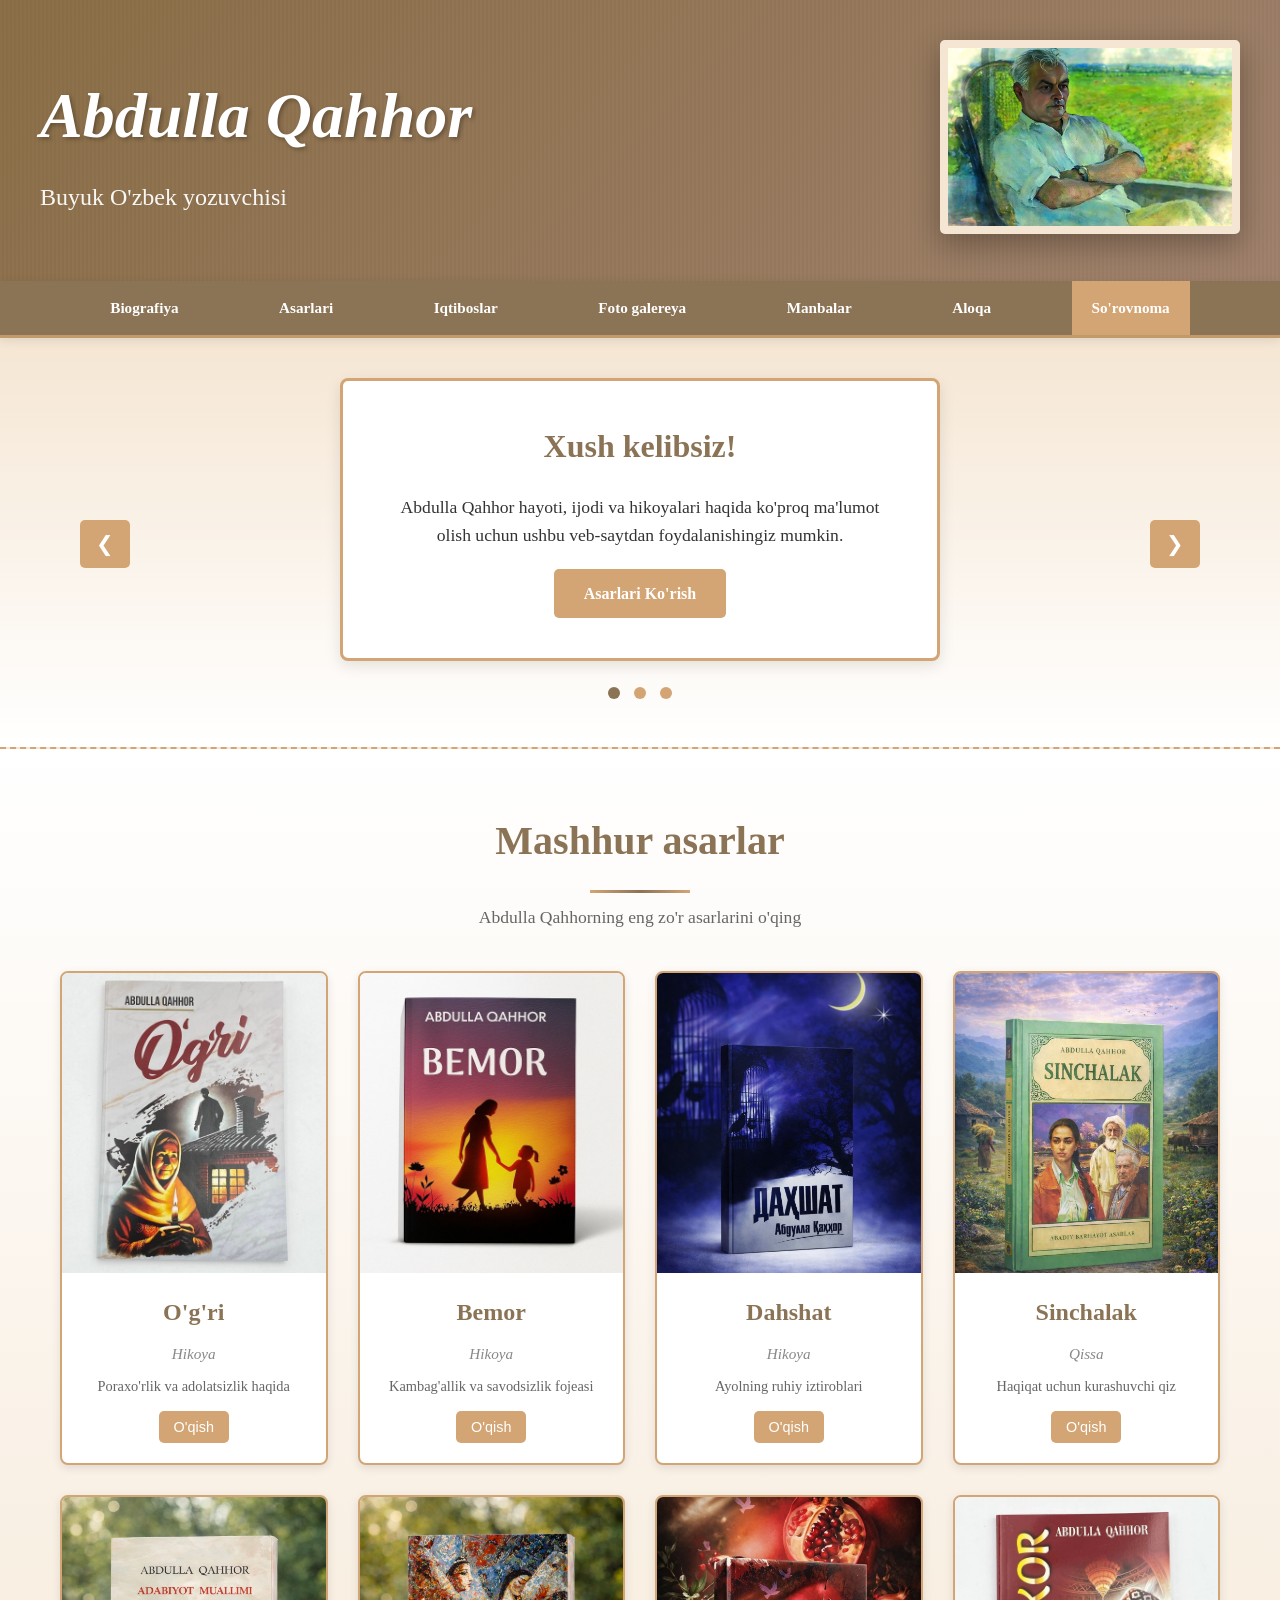
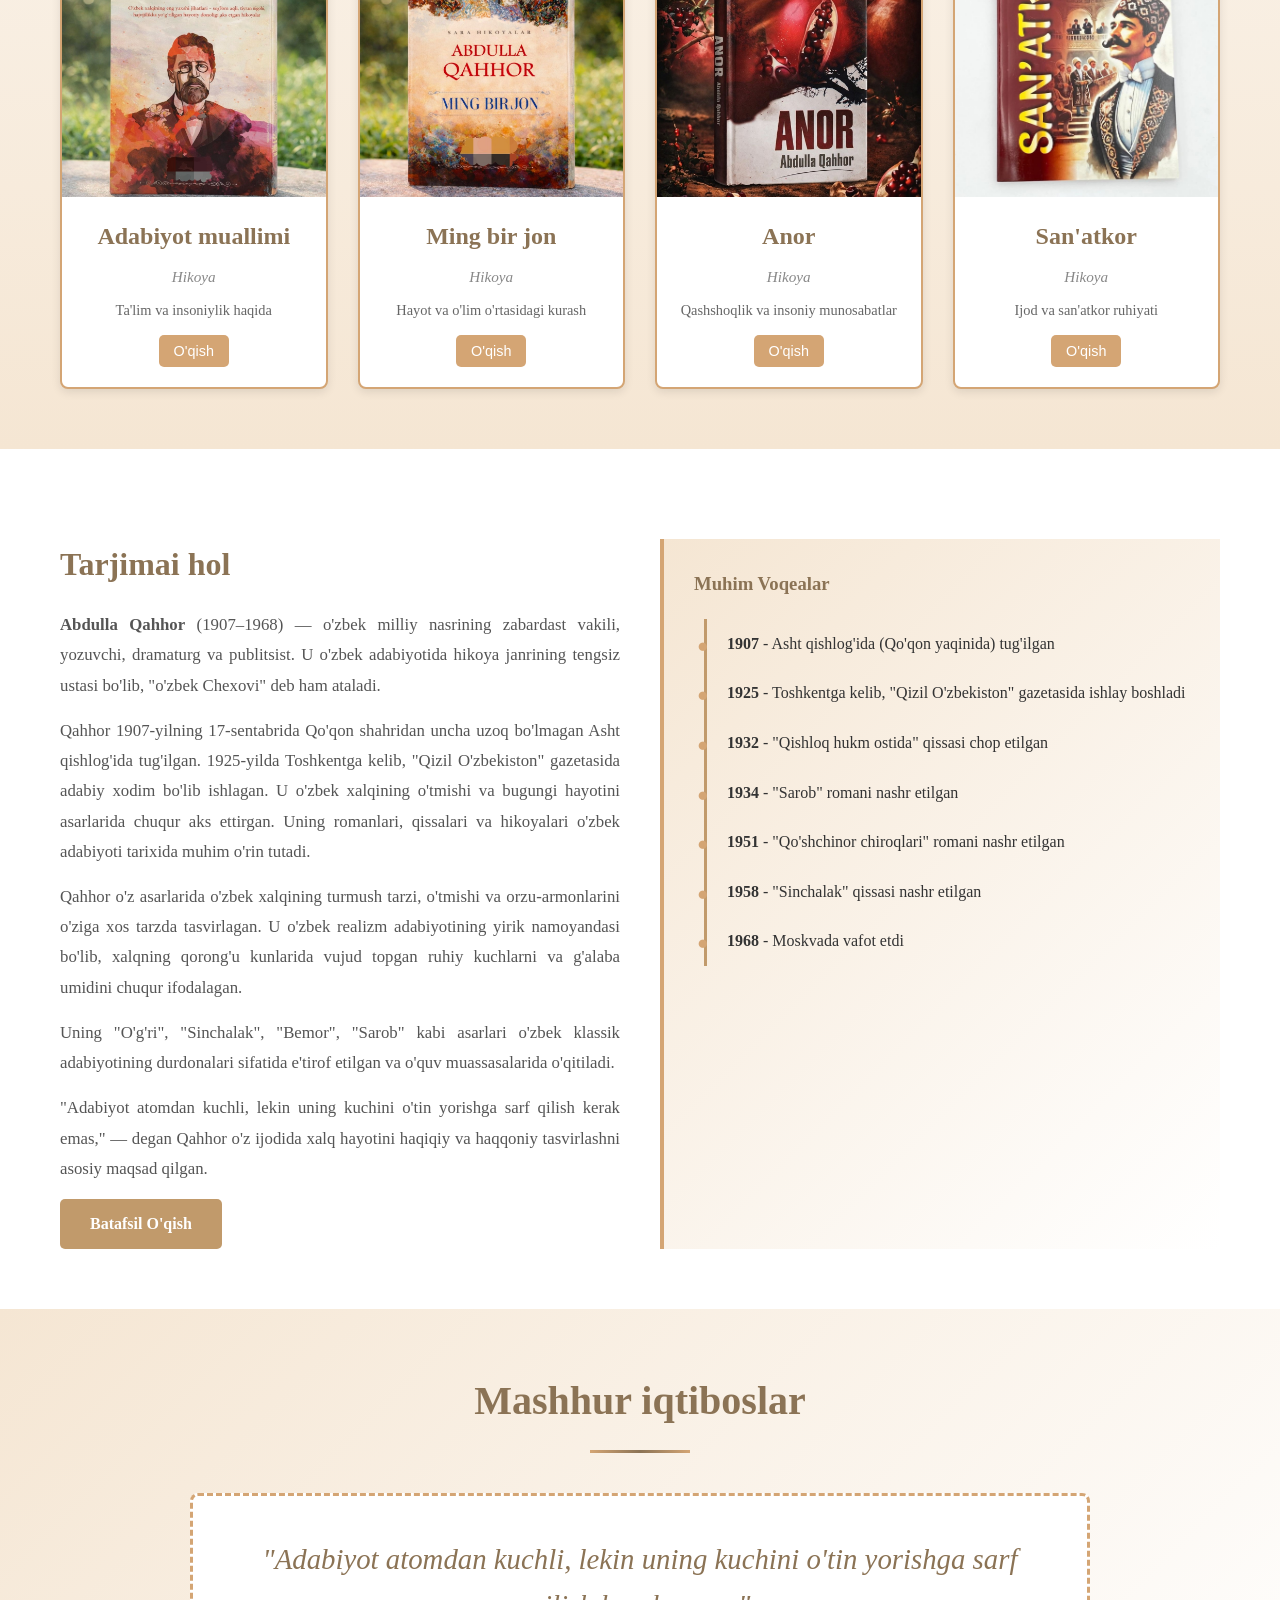
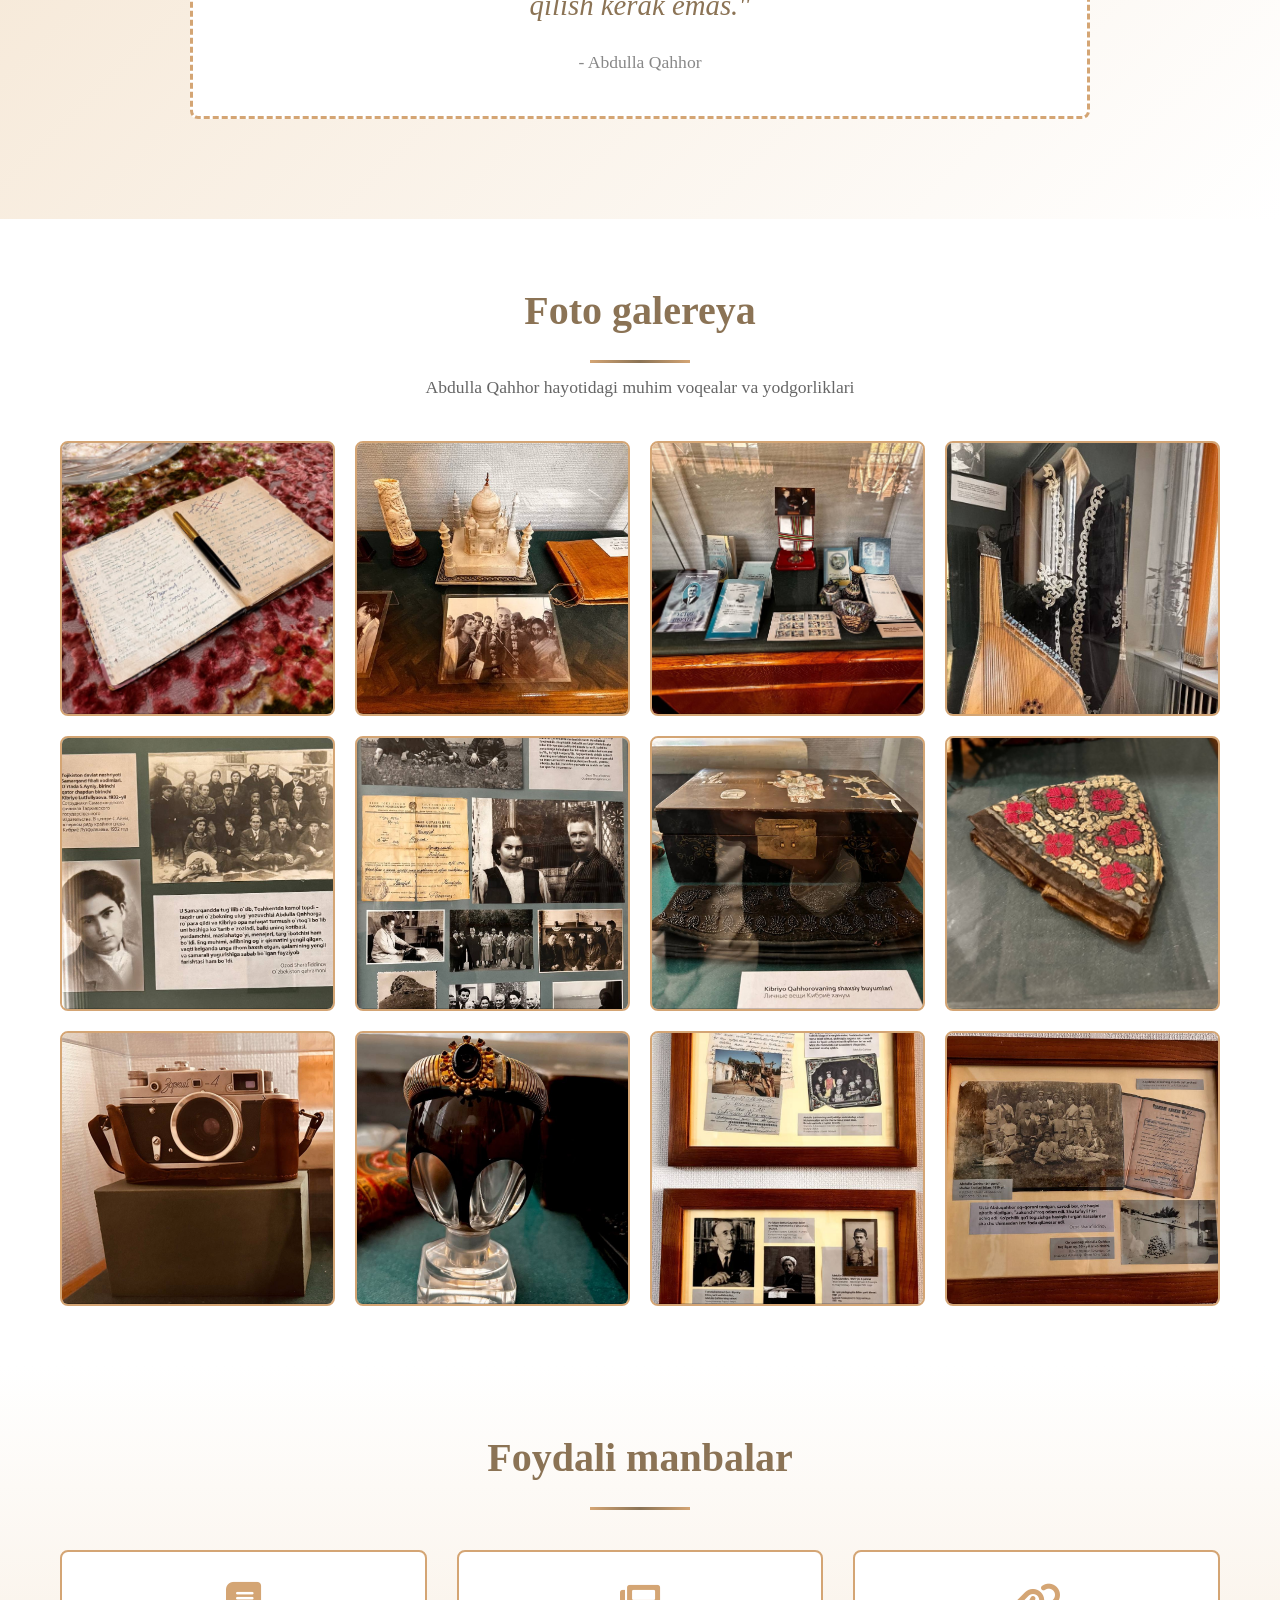
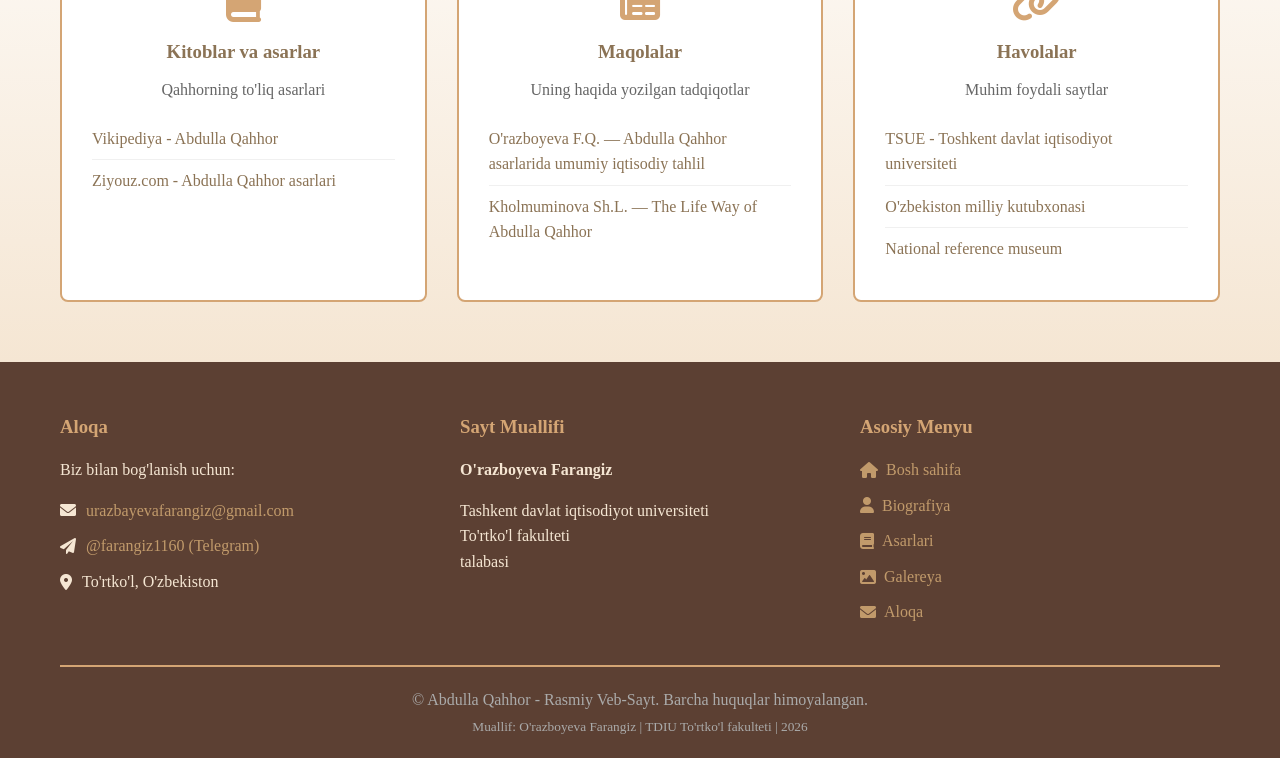
<file: index.html>
<!DOCTYPE html>
<html lang="uz">
<head>
    <meta charset="UTF-8">
    <meta name="viewport" content="width=device-width, initial-scale=1.0">
    <title>Abdulla Qahhor - Buyuk O'zbek Yozuvchisi</title>
    <link rel="stylesheet" href="css/style.css">
    <link rel="stylesheet" href="https://cdnjs.cloudflare.com/ajax/libs/font-awesome/6.0.0/css/all.min.css">


</head>
<body>
    <!-- HEADER -->
    <header class="header">
        <div class="header-background"></div>
        <div class="header-content">
            <div class="header-text">
                <h1 class="header-title">Abdulla Qahhor</h1>
                <p class="header-subtitle">Buyuk O'zbek yozuvchisi</p>
            </div>
            <div class="header-image">
                <img src="images/photo_1_2026-03-27_19-48-18.jpg" alt="Abdulla Qahhor" class="header-img">
            </div>
        </div>
    </header>

    <!-- NAVIGATION -->
    <nav class="navbar">
        <div class="nav-container">
            <ul class="nav-menu">
                <li class="nav-item"><a href="#biografiya" class="nav-link">Biografiya</a></li>
                <li class="nav-item"><a href="#asarlari" class="nav-link">Asarlari</a></li>
                <li class="nav-item"><a href="#iqtiboslar" class="nav-link">Iqtiboslar</a></li>
                <li class="nav-item"><a href="#galereya" class="nav-link">Foto galereya</a></li>
                <li class="nav-item"><a href="#manbalar" class="nav-link">Manbalar</a></li>
                <li class="nav-item"><a href="#aloqa" class="nav-link">Aloqa</a></li>
                <li class="nav-item"><a href="sorovnoma.html" class="nav-link" style="background-color: var(--secondary-color); color: white;">So'rovnoma</a></li>
            </ul>
        </div>
    </nav>

    <!-- MAIN CONTENT -->
    <main class="main-content">
        <!-- WELCOME SECTION -->
        <section class="welcome-section">
            <div class="container">
                <div class="welcome-carousel">
                    <button class="carousel-nav carousel-prev" onclick="prevSlide()">❮</button>
                    <div class="carousel-item active">
                        <div class="welcome-box">
                            <h2>Xush kelibsiz!</h2>
                            <p>Abdulla Qahhor hayoti, ijodi va hikoyalari haqida ko'proq ma'lumot olish uchun ushbu veb-saytdan foydalanishingiz mumkin.</p>
                            <a href="#asarlari" class="btn-primary">Asarlari Ko'rish</a>
                        </div>
                    </div>
                    <div class="carousel-item">
                        <div class="welcome-box">
                            <h2>Ijodiy meros</h2>
                            <p>Abdulla Qahhor o'zbek adabiyotida yangi uslub va g'oyalari olib keldi, inson ruhining chuqur tomonlarini tasvir etdi.</p>
                            <a href="#biografiya" class="btn-primary">Biografiya</a>
                        </div>
                    </div>
                    <div class="carousel-item">
                        <div class="welcome-box">
                            <h2>Mashhur asarlar</h2>
                            <p>"O'g'ri", "Sinchalak", "Bemor" va boshqa klassik asarlarni o'qing va ularning go'zalligi bilan shunollaning.</p>
                            <a href="#asarlari" class="btn-primary">Asarlarni Ko'rish</a>
                        </div>
                    </div>
                    <button class="carousel-nav carousel-next" onclick="nextSlide()">❯</button>
                </div>
                <div class="carousel-dots">
                    <span class="dot" onclick="currentSlide(1)" style="background-color: #8B7355;"></span>
                    <span class="dot" onclick="currentSlide(2)"></span>
                    <span class="dot" onclick="currentSlide(3)"></span>
                </div>
            </div>
        </section>

        <!-- FAMOUS WORKS SECTION -->
        <section id="asarlari" class="works-section">
            <div class="container">
                <h2 class="section-title">Mashhur asarlar</h2>
                <p class="section-subtitle">Abdulla Qahhorning eng zo'r asarlarini o'qing</p>
                <div class="works-grid">
                    <div class="work-item" onclick="openWorkModal('ogri')">
                        <div class="work-image">
                            <img src="images/photo_2026-04-03_17-39-06.jpg" alt="O'g'ri" class="work-img">
                        </div>
                        <h3>O'g'ri</h3>
                        <p class="work-year">Hikoya</p>
                        <p class="work-desc">Poraxo'rlik va adolatsizlik haqida</p>
                        <button class="btn-read">O'qish</button>
                    </div>

                    <div class="work-item" onclick="openWorkModal('bemor')">
                        <div class="work-image">
                            <img src="images/bemor.jpg" alt="Bemor" class="work-img">
                        </div>
                        <h3>Bemor</h3>
                        <p class="work-year">Hikoya</p>
                        <p class="work-desc">Kambag'allik va savodsizlik fojеasi</p>
                        <button class="btn-read">O'qish</button>
                    </div>

                    <div class="work-item" onclick="openWorkModal('dahshat')">
                        <div class="work-image">
                            <img src="images/daxshat.jpg" alt="Dahshat" class="work-img">
                        </div>
                        <h3>Dahshat</h3>
                        <p class="work-year">Hikoya</p>
                        <p class="work-desc">Ayolning ruhiy iztiroblari</p>
                        <button class="btn-read">O'qish</button>
                    </div>

                    <div class="work-item" onclick="openWorkModal('sinchalak')">
                        <div class="work-image">
                            <img src="images/sinchalak.jpg" alt="Sinchalak" class="work-img">
                        </div>
                        <h3>Sinchalak</h3>
                        <p class="work-year">Qissa</p>
                        <p class="work-desc">Haqiqat uchun kurashuvchi qiz</p>
                        <button class="btn-read">O'qish</button>
                    </div>

                    <div class="work-item" onclick="openWorkModal('adabiyot_muallimi')">
                        <div class="work-image">
                            <img src="images/adabiyot_muallimi.jpg" alt="Adabiyot muallimi" class="work-img">
                        </div>
                        <h3>Adabiyot muallimi</h3>
                        <p class="work-year">Hikoya</p>
                        <p class="work-desc">Ta'lim va insoniylik haqida</p>
                        <button class="btn-read">O'qish</button>
                    </div>

                    <div class="work-item" onclick="openWorkModal('ming_bir_jon')">
                        <div class="work-image">
                            <img src="images/ming_bir_jon.jpg" alt="Ming bir jon" class="work-img">
                        </div>
                        <h3>Ming bir jon</h3>
                        <p class="work-year">Hikoya</p>
                        <p class="work-desc">Hayot va o'lim o'rtasidagi kurash</p>
                        <button class="btn-read">O'qish</button>
                    </div>

                    <div class="work-item" onclick="openWorkModal('anor')">
                        <div class="work-image">
                            <img src="images/anor.jpg" alt="Anor" class="work-img">
                        </div>
                        <h3>Anor</h3>
                        <p class="work-year">Hikoya</p>
                        <p class="work-desc">Qashshoqlik va insoniy munosabatlar</p>
                        <button class="btn-read">O'qish</button>
                    </div>

                    <div class="work-item" onclick="openWorkModal('sanatkor')">
                        <div class="work-image">
                            <img src="images/sanatkor.jpg" alt="San'atkor" class="work-img">
                        </div>
                        <h3>San'atkor</h3>
                        <p class="work-year">Hikoya</p>
                        <p class="work-desc">Ijod va san'atkor ruhiyati</p>
                        <button class="btn-read">O'qish</button>
                    </div>
                </div>
            </div>
        </section>

        <!-- BIOGRAPHY SECTION -->
        <section id="biografiya" class="biography-section">
            <div class="container">
                <div class="bio-content">
                    <div class="bio-left">
                        <h2>Tarjimai hol</h2>
                        <p><strong>Abdulla Qahhor</strong> (1907–1968) — o'zbek milliy nasrining zabardast vakili, yozuvchi, dramaturg va publitsist. U o'zbek adabiyotida hikoya janrining tengsiz ustasi bo'lib, "o'zbek Chexovi" deb ham ataladi.</p>
                        <p>Qahhor 1907-yilning 17-sentabrida Qo'qon shahridan uncha uzoq bo'lmagan Asht qishlog'ida tug'ilgan. 1925-yilda Toshkentga kelib, "Qizil O'zbekiston" gazetasida adabiy xodim bo'lib ishlagan. U o'zbek xalqining o'tmishi va bugungi hayotini asarlarida chuqur aks ettirgan. Uning romanlari, qissalari va hikoyalari o'zbek adabiyoti tarixida muhim o'rin tutadi.</p>
                        <p>Qahhor o'z asarlarida o'zbek xalqining turmush tarzi, o'tmishi va orzu-armonlarini o'ziga xos tarzda tasvirlagan. U o'zbek realizm adabiyotining yirik namoyandasi bo'lib, xalqning qorong'u kunlarida vujud topgan ruhiy kuchlarni va g'alaba umidini chuqur ifodalagan.</p>
                        <p>Uning "O'g'ri", "Sinchalak", "Bemor", "Sarob" kabi asarlari o'zbek klassik adabiyotining durdonalari sifatida e'tirof etilgan va o'quv muassasalarida o'qitiladi.</p>
                        <p>"Adabiyot atomdan kuchli, lekin uning kuchini o'tin yorishga sarf qilish kerak emas," — degan Qahhor o'z ijodida xalq hayotini haqiqiy va haqqoniy tasvirlashni asosiy maqsad qilgan.</p>
                        <a href="#manbalar" class="btn-secondary">Batafsil O'qish</a>
                    </div>
                    <div class="bio-right">
                        <div class="timeline-brief">
                            <h3>Muhim Voqealar</h3>
                            <ul class="timeline-list">
                                <li><strong>1907</strong> - Asht qishlog'ida (Qo'qon yaqinida) tug'ilgan</li>
                                <li><strong>1925</strong> - Toshkentga kelib, "Qizil O'zbekiston" gazetasida ishlay boshladi</li>
                                <li><strong>1932</strong> - "Qishloq hukm ostida" qissasi chop etilgan</li>
                                <li><strong>1934</strong> - "Sarob" romani nashr etilgan</li>
                                <li><strong>1951</strong> - "Qo'shchinor chiroqlari" romani nashr etilgan</li>
                                <li><strong>1958</strong> - "Sinchalak" qissasi nashr etilgan</li>
                                <li><strong>1968</strong> - Moskvada vafot etdi</li>
                            </ul>
                        </div>
                    </div>
                </div>
            </div>
        </section>

        <!-- QUOTES SECTION -->
        <section id="iqtiboslar" class="quotes-section">
            <div class="container">
                <h2 class="section-title">Mashhur iqtiboslar</h2>
                <div class="quotes-carousel">
                    <div class="quote-item">
                        <p class="quote-text">"Adabiyot atomdan kuchli, lekin uning kuchini o'tin yorishga sarf qilish kerak emas."</p>
                        <span class="quote-author">— Abdulla Qahhor</span>
                    </div>
                    <div class="quote-item">
                        <p class="quote-text">"Yaxshi tarbiya ko'rgan odamning xislatlaridan biri shuki, bunday odam o'z faoliyatida boshqalardan bir qadam oldinga o'tsa, darrov orqaga qaraydi, sheriklariga yordam qo'lini uzatadi, safini kengaytirib, yangi g'alabani ko'zlaydi."</p>
                        <span class="quote-author">— Abdulla Qahhor</span>
                    </div>
                    <div class="quote-item">
                        <p class="quote-text">"Oilaviy baxtda hikmat ko'p. Baxtiyar oila eng birinchi va eng kuchli tarbiya o'chog'i, demak, yoshlarimizning tole'i, ertangi saodatli kishilar jamiyatimizning poydevoridir."</p>
                        <span class="quote-author">— Abdulla Qahhor</span>
                    </div>
                    <div class="quote-item">
                        <p class="quote-text">"Dunyodagi har bir katta-kichik kasbning fazilatlarini aytib o'tish uchungina ham bittadan roman yaratsa bo'ladi."</p>
                        <span class="quote-author">— Abdulla Qahhor</span>
                    </div>
                    <div class="quote-item">
                        <p class="quote-text">"Adabiy asar yozish uchun, hech shubhasiz, talant kerak. Lekin yozilgan narsani o'chirish, kitobxonga zarur gaplarning o'zini qoldirish uchun talantning o'zigina kifoya qilmaydi, insof ham kerak."</p>
                        <span class="quote-author">— Abdulla Qahhor</span>
                    </div>
                    <div class="quote-item">
                        <p class="quote-text">"Yurtni obod qilaman degan kishi o'zi obod bo'ladi."</p>
                        <span class="quote-author">— Abdulla Qahhor</span>
                    </div>
                    <button class="quote-nav quote-prev" onclick="prevQuote()">❮</button>
                    <button class="quote-nav quote-next" onclick="nextQuote()">❯</button>
                </div>
            </div>
        </section>

        <!-- PHOTO GALLERY SECTION -->
        <section id="galereya" class="gallery-section">
            <div class="container">
                <h2 class="section-title">Foto galereya</h2>
                <p class="section-subtitle">Abdulla Qahhor hayotidagi muhim voqealar va yodgorliklari</p>
                <div class="gallery-grid">
                    <div class="gallery-item">
                        <img src="images/photo_16_2026-03-27_19-48-18.jpg" alt="Abdulla Qahhor" class="gallery-img">
                        <div class="gallery-overlay">
                            <h3>Yozuvchi portreti</h3>
                        </div>
                    </div>
                    <div class="gallery-item">
                        <img src="images/photo_17_2026-03-27_19-48-18.jpg" alt="Yozuv jarayoni" class="gallery-img">
                        <div class="gallery-overlay">
                            <h3>Ijodiy jarayoni</h3>
                        </div>
                    </div>
                    <div class="gallery-item">
                        <img src="images/photo_18_2026-03-27_19-48-18.jpg" alt="Oila rasmi" class="gallery-img">
                        <div class="gallery-overlay">
                            <h3>Oila xotiralari</h3>
                        </div>
                    </div>
                    <div class="gallery-item">
                        <img src="images/photo_19_2026-03-27_19-48-18.jpg" alt="Kutubxona" class="gallery-img">
                        <div class="gallery-overlay">
                            <h3>O'qish joylarinining xotiralari</h3>
                        </div>
                    </div>
                    <div class="gallery-item">
                        <img src="images/photo_20_2026-03-27_19-48-18.jpg" alt="Tashkent" class="gallery-img">
                        <div class="gallery-overlay">
                            <h3>Tashkent shahri</h3>
                        </div>
                    </div>
                    <div class="gallery-item">
                        <img src="images/photo_21_2026-03-27_19-48-18.jpg" alt="Mumyalar" class="gallery-img">
                        <div class="gallery-overlay">
                            <h3>Yodgorliklari</h3>
                        </div>
                    </div>
                    <div class="gallery-item">
                        <img src="images/photo_22_2026-03-27_19-48-18.jpg" alt="Kitoblar" class="gallery-img">
                        <div class="gallery-overlay">
                            <h3>Asarlarining nashrlari</h3>
                        </div>
                    </div>
                    <div class="gallery-item">
                        <img src="images/photo_23_2026-03-27_19-48-18.jpg" alt="Teatr" class="gallery-img">
                        <div class="gallery-overlay">
                            <h3>Dramatik asarlari</h3>
                        </div>
                    </div>
                    <div class="gallery-item">
                        <img src="images/photo_24_2026-03-27_19-48-18.jpg" alt="Xalq sevgi" class="gallery-img">
                        <div class="gallery-overlay">
                            <h3>Xalq sevgisi</h3>
                        </div>
                    </div>
                    <div class="gallery-item">
                        <img src="images/photo_25_2026-03-27_19-48-18.jpg" alt="Shart" class="gallery-img">
                        <div class="gallery-overlay">
                            <h3>Ijodiy sharti</h3>
                        </div>
                    </div>
                    <div class="gallery-item">
                        <img src="images/photo_26_2026-03-27_19-48-18.jpg" alt="Tadqiqoti" class="gallery-img">
                        <div class="gallery-overlay">
                            <h3>Ilmiy tadqiqotlar</h3>
                        </div>
                    </div>
                    <div class="gallery-item">
                        <img src="images/photo_27_2026-03-27_19-48-18.jpg" alt="Mirosi" class="gallery-img">
                        <div class="gallery-overlay">
                            <h3>Ijodiy mirosi</h3>
                        </div>
                    </div>
                </div>
            </div>
        </section>

        <!-- RESOURCES SECTION -->
        <section id="manbalar" class="resources-section">
            <div class="container">
                <h2 class="section-title">Foydali manbalar</h2>
                <div class="resources-grid">
                    <div class="resource-item">
                        <i class="fas fa-book"></i>
                        <h3>Kitoblar va asarlar</h3>
                        <p>Qahhorning to'liq asarlari</p>
                        <ul class="resource-list">
                            <li><a href="https://uz.wikipedia.org/wiki/Abdulla_Qahhor" target="_blank">Vikipediya - Abdulla Qahhor</a></li>
                            <li><a href="https://ziyouz.com/uzbek-literature/abdulla-qahhor/" target="_blank">Ziyouz.com - Abdulla Qahhor asarlari</a></li>
                        </ul>
                    </div>
                    <div class="resource-item">
                        <i class="fas fa-newspaper"></i>
                        <h3>Maqolalar</h3>
                        <p>Uning haqida yozilgan tadqiqotlar</p>
                        <ul class="resource-list">
                            <li><a href="https://global-science-review.com/ojs/index.php/gsr/article/view/4989" target="_blank">O'razboyeva F.Q. — Abdulla Qahhor asarlarida umumiy iqtisodiy tahlil</a></li>
                            <li><a href="https://repo.ijiert.org/index.php/ijiert/article/view/3906" target="_blank">Kholmuminova Sh.L. — The Life Way of Abdulla Qahhor</a></li>
                        </ul>
                    </div>
                    <div class="resource-item">
                        <i class="fas fa-link"></i>
                        <h3>Havolalar</h3>
                        <p>Muhim foydali saytlar</p>
                        <ul class="resource-list">
                            <li><a href="https://tsue.uz" target="_blank">TSUE - Toshkent davlat iqtisodiyot universiteti</a></li>
                            <li><a href="https://unilibrary.uz" target="_blank">O'zbekiston milliy kutubxonasi</a></li>
                            <li><a href="https://nrm.uz" target="_blank">National reference museum</a></li>
                        </ul>
                    </div>
                </div>
            </div>
        </section>

    </main>

    <!-- FOOTER/CONTACT SECTION -->
    <footer id="aloqa" class="footer">
        <div class="container">
            <div class="footer-content">
                <div class="footer-section">
                    <h3>Aloqa</h3>
                    <p>Biz bilan bog'lanish uchun:</p>
                    <ul class="contact-list">
                        <li><i class="fas fa-envelope"></i> <a href="mailto:urazbayevafarangiz@gmail.com">urazbayevafarangiz@gmail.com</a></li>
                        <li><i class="fas fa-paper-plane"></i> <a href="https://t.me/farangiz1160" target="_blank">@farangiz1160 (Telegram)</a></li>
                        <li><i class="fas fa-map-marker-alt"></i> To'rtko'l, O'zbekiston</li>
                    </ul>
                </div>
                <div class="footer-section">
                    <h3>Sayt Muallifi</h3>
                    <p><strong>O'razboyeva Farangiz</strong></p>
                    <p>Tashkent davlat iqtisodiyot universiteti<br>To'rtko'l fakulteti<br>talabasi</p>
                </div>
                <div class="footer-section">
                    <h3>Asosiy Menyu</h3>
                    <ul class="footer-menu">
                        <li><a href="#"><i class="fas fa-home"></i> Bosh sahifa</a></li>
                        <li><a href="#biografiya"><i class="fas fa-user"></i> Biografiya</a></li>
                        <li><a href="#asarlari"><i class="fas fa-book"></i> Asarlari</a></li>
                        <li><a href="#galereya"><i class="fas fa-image"></i> Galereya</a></li>
                        <li><a href="#aloqa"><i class="fas fa-envelope"></i> Aloqa</a></li>
                    </ul>
                </div>
            </div>
            <div class="footer-bottom">
                <p>&copy; Abdulla Qahhor - Rasmiy Veb-Sayt. Barcha huquqlar himoyalangan.<br>
                <small>Muallif: O'razboyeva Farangiz | TDIU To'rtko'l fakulteti | 2026</small></p>
            </div>
        </div>
    </footer>

    <script src="js/script.js"></script>
</body>
</html>
</file>
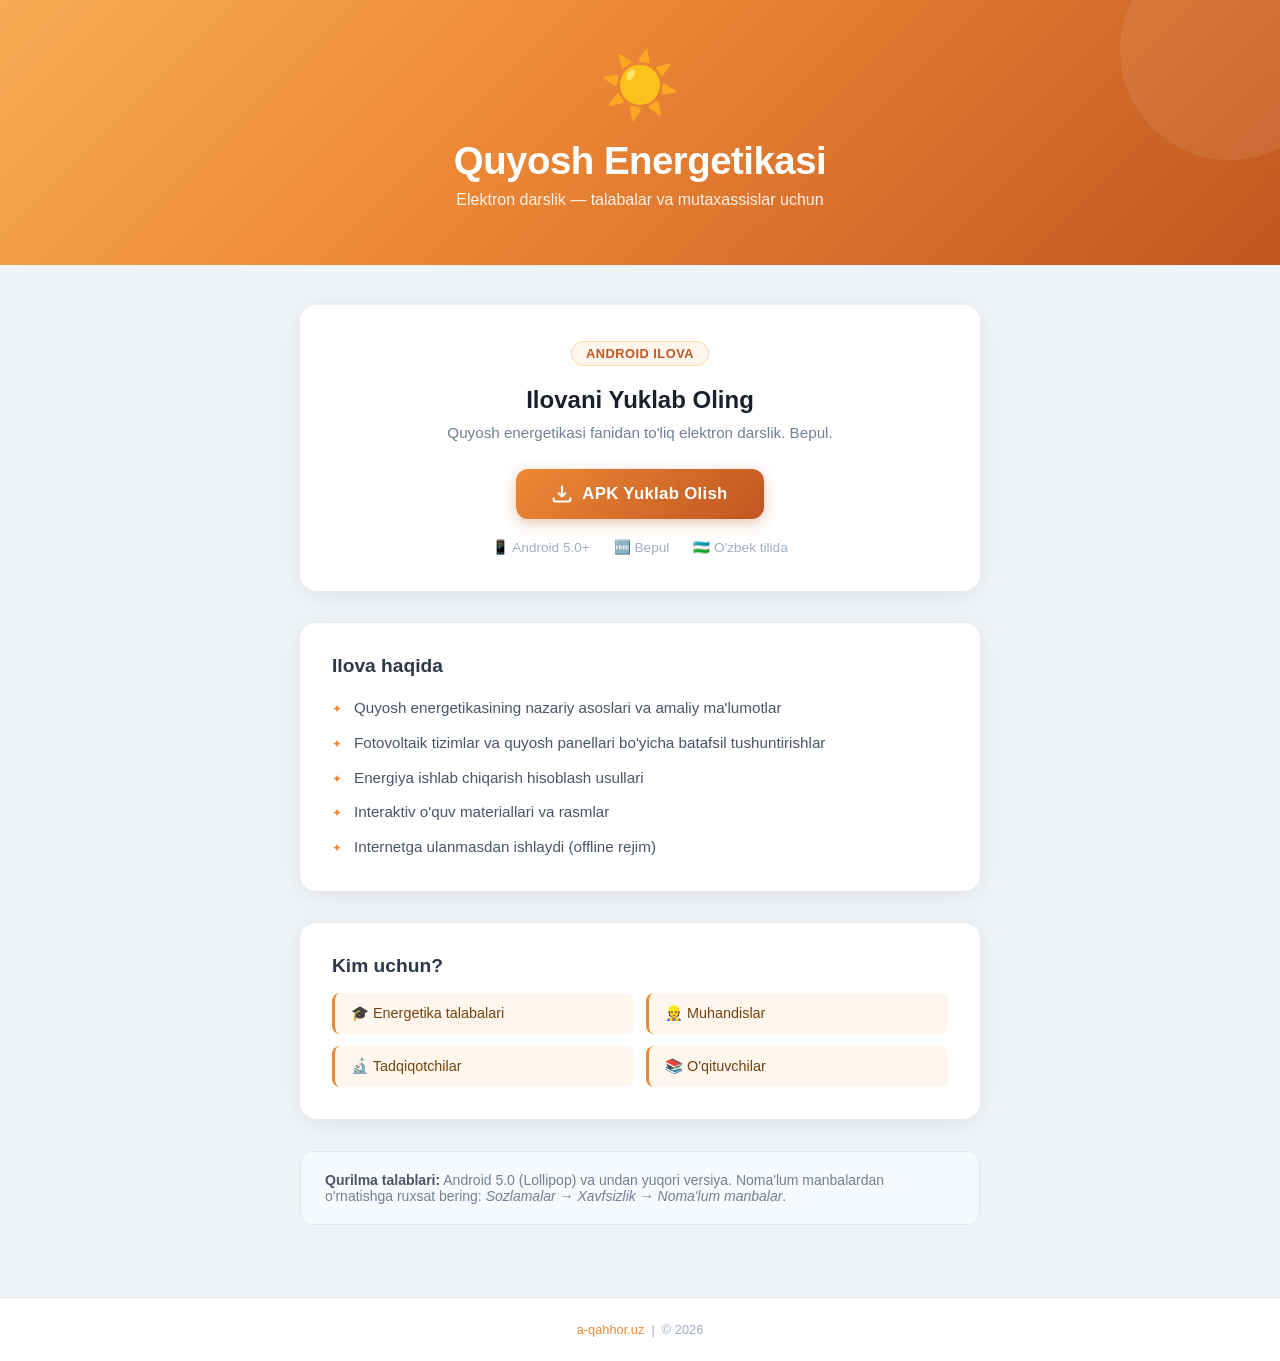
<file: quyosh-energetikasi/index.html>
<!DOCTYPE html>
<html lang="uz">
<head>
    <meta charset="UTF-8">
    <meta name="viewport" content="width=device-width, initial-scale=1.0">

    <title>Quyosh Energetikasi — Elektron Darslik | Android Ilovasi</title>
    <meta name="description" content="Quyosh energetikasi fanidan elektron darslik. Talabalar va mutaxassislar uchun Android ilovasi. Quyosh panellari, fotovoltaik tizimlar, energiya hisoblash bo'yicha to'liq ma'lumot.">
    <meta name="keywords" content="quyosh energetikasi, elektron darslik, quyosh energiyasi, android ilova, yuklab olish, fotovoltaik, quyosh paneli, energetika, darslik apk">
    <meta name="author" content="Quyosh Energetikasi">
    <meta name="robots" content="index, follow">
    <link rel="canonical" href="https://www.a-qahhor.uz/quyosh-energetikasi/">

    <!-- Open Graph -->
    <meta property="og:title" content="Quyosh Energetikasi — Elektron Darslik">
    <meta property="og:description" content="Talabalar va mutaxassislar uchun quyosh energetikasi fanidan Android elektron darslik ilovasi.">
    <meta property="og:type" content="website">
    <meta property="og:url" content="https://www.a-qahhor.uz/quyosh-energetikasi/">
    <meta property="og:locale" content="uz_UZ">

    <!-- Schema.org: SoftwareApplication -->
    <script type="application/ld+json">
    {
        "@context": "https://schema.org",
        "@type": "SoftwareApplication",
        "name": "Quyosh Energetikasi — Elektron Darslik",
        "description": "Quyosh energetikasi fanidan elektron darslik. Talabalar va mutaxassislar uchun mo'ljallangan Android ilovasi.",
        "applicationCategory": "EducationApplication",
        "operatingSystem": "Android",
        "inLanguage": "uz",
        "offers": {
            "@type": "Offer",
            "price": "0",
            "priceCurrency": "UZS"
        },
        "downloadUrl": "https://mega.nz/file/DeYhUC6B#TrYAmF3sdwIxqw-amg70gT0yp0krOMrrDpvYmCQge_M",
        "url": "https://www.a-qahhor.uz/quyosh-energetikasi/"
    }
    </script>

    <style>
        *, *::before, *::after { box-sizing: border-box; margin: 0; padding: 0; }

        body {
            font-family: 'Segoe UI', Tahoma, Geneva, Verdana, sans-serif;
            background: #f0f4f8;
            color: #1a202c;
            min-height: 100vh;
            display: flex;
            flex-direction: column;
        }

        header {
            background: linear-gradient(135deg, #f6ad55 0%, #ed8936 40%, #c05621 100%);
            color: white;
            padding: 48px 24px 56px;
            text-align: center;
            position: relative;
            overflow: hidden;
        }

        header::before {
            content: '';
            position: absolute;
            top: -60px; right: -60px;
            width: 220px; height: 220px;
            background: rgba(255,255,255,0.08);
            border-radius: 50%;
        }

        .sun-icon {
            font-size: 64px;
            margin-bottom: 16px;
            display: block;
        }

        header h1 {
            font-size: clamp(1.6rem, 4vw, 2.4rem);
            font-weight: 700;
            margin-bottom: 8px;
            letter-spacing: -0.5px;
        }

        header p {
            font-size: 1rem;
            opacity: 0.9;
            max-width: 480px;
            margin: 0 auto;
        }

        main {
            max-width: 720px;
            margin: 0 auto;
            padding: 40px 20px;
            flex: 1;
        }

        .download-card {
            background: white;
            border-radius: 16px;
            padding: 36px 32px;
            box-shadow: 0 4px 24px rgba(0,0,0,0.08);
            text-align: center;
            margin-bottom: 32px;
        }

        .badge {
            display: inline-block;
            background: #fff7ed;
            color: #c05621;
            border: 1px solid #fed7aa;
            border-radius: 20px;
            font-size: 0.8rem;
            font-weight: 600;
            padding: 4px 14px;
            margin-bottom: 20px;
            text-transform: uppercase;
            letter-spacing: 0.5px;
        }

        .download-card h2 {
            font-size: 1.5rem;
            margin-bottom: 10px;
            color: #1a202c;
        }

        .download-card > p {
            color: #718096;
            margin-bottom: 28px;
            font-size: 0.95rem;
        }

        .btn-download {
            display: inline-flex;
            align-items: center;
            gap: 10px;
            background: linear-gradient(135deg, #ed8936, #c05621);
            color: white;
            text-decoration: none;
            padding: 15px 36px;
            border-radius: 12px;
            font-size: 1.05rem;
            font-weight: 700;
            letter-spacing: 0.3px;
            transition: transform 0.15s, box-shadow 0.15s;
            box-shadow: 0 4px 14px rgba(192,86,33,0.35);
        }

        .btn-download:hover {
            transform: translateY(-2px);
            box-shadow: 0 6px 20px rgba(192,86,33,0.45);
        }

        .btn-download svg {
            width: 20px; height: 20px;
            flex-shrink: 0;
        }

        .meta-info {
            display: flex;
            justify-content: center;
            gap: 24px;
            margin-top: 20px;
            flex-wrap: wrap;
        }

        .meta-item {
            display: flex;
            align-items: center;
            gap: 6px;
            font-size: 0.85rem;
            color: #a0aec0;
        }

        .features {
            background: white;
            border-radius: 16px;
            padding: 32px;
            box-shadow: 0 4px 24px rgba(0,0,0,0.08);
            margin-bottom: 32px;
        }

        .features h2 {
            font-size: 1.2rem;
            margin-bottom: 20px;
            color: #2d3748;
        }

        .features ul {
            list-style: none;
            display: grid;
            gap: 12px;
        }

        .features li {
            display: flex;
            align-items: flex-start;
            gap: 12px;
            font-size: 0.95rem;
            color: #4a5568;
            line-height: 1.5;
        }

        .features li::before {
            content: '✦';
            color: #ed8936;
            font-size: 0.75rem;
            margin-top: 3px;
            flex-shrink: 0;
        }

        .target {
            background: white;
            border-radius: 16px;
            padding: 32px;
            box-shadow: 0 4px 24px rgba(0,0,0,0.08);
            margin-bottom: 32px;
        }

        .target h2 {
            font-size: 1.2rem;
            margin-bottom: 16px;
            color: #2d3748;
        }

        .audience-grid {
            display: grid;
            grid-template-columns: 1fr 1fr;
            gap: 12px;
        }

        .audience-item {
            background: #fff7ed;
            border-left: 3px solid #ed8936;
            border-radius: 8px;
            padding: 12px 16px;
            font-size: 0.9rem;
            color: #744210;
            font-weight: 500;
        }

        .requirements {
            background: #f7fafc;
            border-radius: 12px;
            padding: 20px 24px;
            font-size: 0.875rem;
            color: #718096;
            border: 1px solid #e2e8f0;
            margin-bottom: 32px;
        }

        .requirements strong {
            color: #4a5568;
        }

        footer {
            text-align: center;
            padding: 24px;
            font-size: 0.8rem;
            color: #a0aec0;
            border-top: 1px solid #e2e8f0;
            background: white;
        }

        footer a {
            color: #ed8936;
            text-decoration: none;
        }

        @media (max-width: 500px) {
            .audience-grid { grid-template-columns: 1fr; }
            .download-card { padding: 28px 20px; }
        }
    </style>
</head>
<body>

<header>
    <span class="sun-icon">☀️</span>
    <h1>Quyosh Energetikasi</h1>
    <p>Elektron darslik — talabalar va mutaxassislar uchun</p>
</header>

<main>

    <div class="download-card">
        <span class="badge">Android Ilova</span>
        <h2>Ilovani Yuklab Oling</h2>
        <p>Quyosh energetikasi fanidan to'liq elektron darslik. Bepul.</p>

        <a href="https://mega.nz/file/DeYhUC6B#TrYAmF3sdwIxqw-amg70gT0yp0krOMrrDpvYmCQge_M" class="btn-download" target="_blank" rel="noopener">
            <svg viewBox="0 0 24 24" fill="none" stroke="currentColor" stroke-width="2.5" stroke-linecap="round" stroke-linejoin="round">
                <path d="M12 15V3M12 15l-4-4M12 15l4-4"/>
                <path d="M2 17v2a2 2 0 002 2h16a2 2 0 002-2v-2"/>
            </svg>
            APK Yuklab Olish
        </a>

        <div class="meta-info">
            <span class="meta-item">📱 Android 5.0+</span>
            <span class="meta-item">🆓 Bepul</span>
            <span class="meta-item">🇺🇿 O'zbek tilida</span>
        </div>
    </div>

    <div class="features">
        <h2>Ilova haqida</h2>
        <ul>
            <li>Quyosh energetikasining nazariy asoslari va amaliy ma'lumotlar</li>
            <li>Fotovoltaik tizimlar va quyosh panellari bo'yicha batafsil tushuntirishlar</li>
            <li>Energiya ishlab chiqarish hisoblash usullari</li>
            <li>Interaktiv o'quv materiallari va rasmlar</li>
            <li>Internetga ulanmasdan ishlaydi (offline rejim)</li>
        </ul>
    </div>

    <div class="target">
        <h2>Kim uchun?</h2>
        <div class="audience-grid">
            <div class="audience-item">🎓 Energetika talabalari</div>
            <div class="audience-item">👷 Muhandislar</div>
            <div class="audience-item">🔬 Tadqiqotchilar</div>
            <div class="audience-item">📚 O'qituvchilar</div>
        </div>
    </div>

    <div class="requirements">
        <strong>Qurilma talablari:</strong> Android 5.0 (Lollipop) va undan yuqori versiya.
        Noma'lum manbalardan o'rnatishga ruxsat bering: <em>Sozlamalar → Xavfsizlik → Noma'lum manbalar</em>.
    </div>

</main>

<footer>
    <p><a href="https://www.a-qahhor.uz/">a-qahhor.uz</a> &nbsp;|&nbsp; &copy; 2026</p>
</footer>

</body>
</html>
</file>
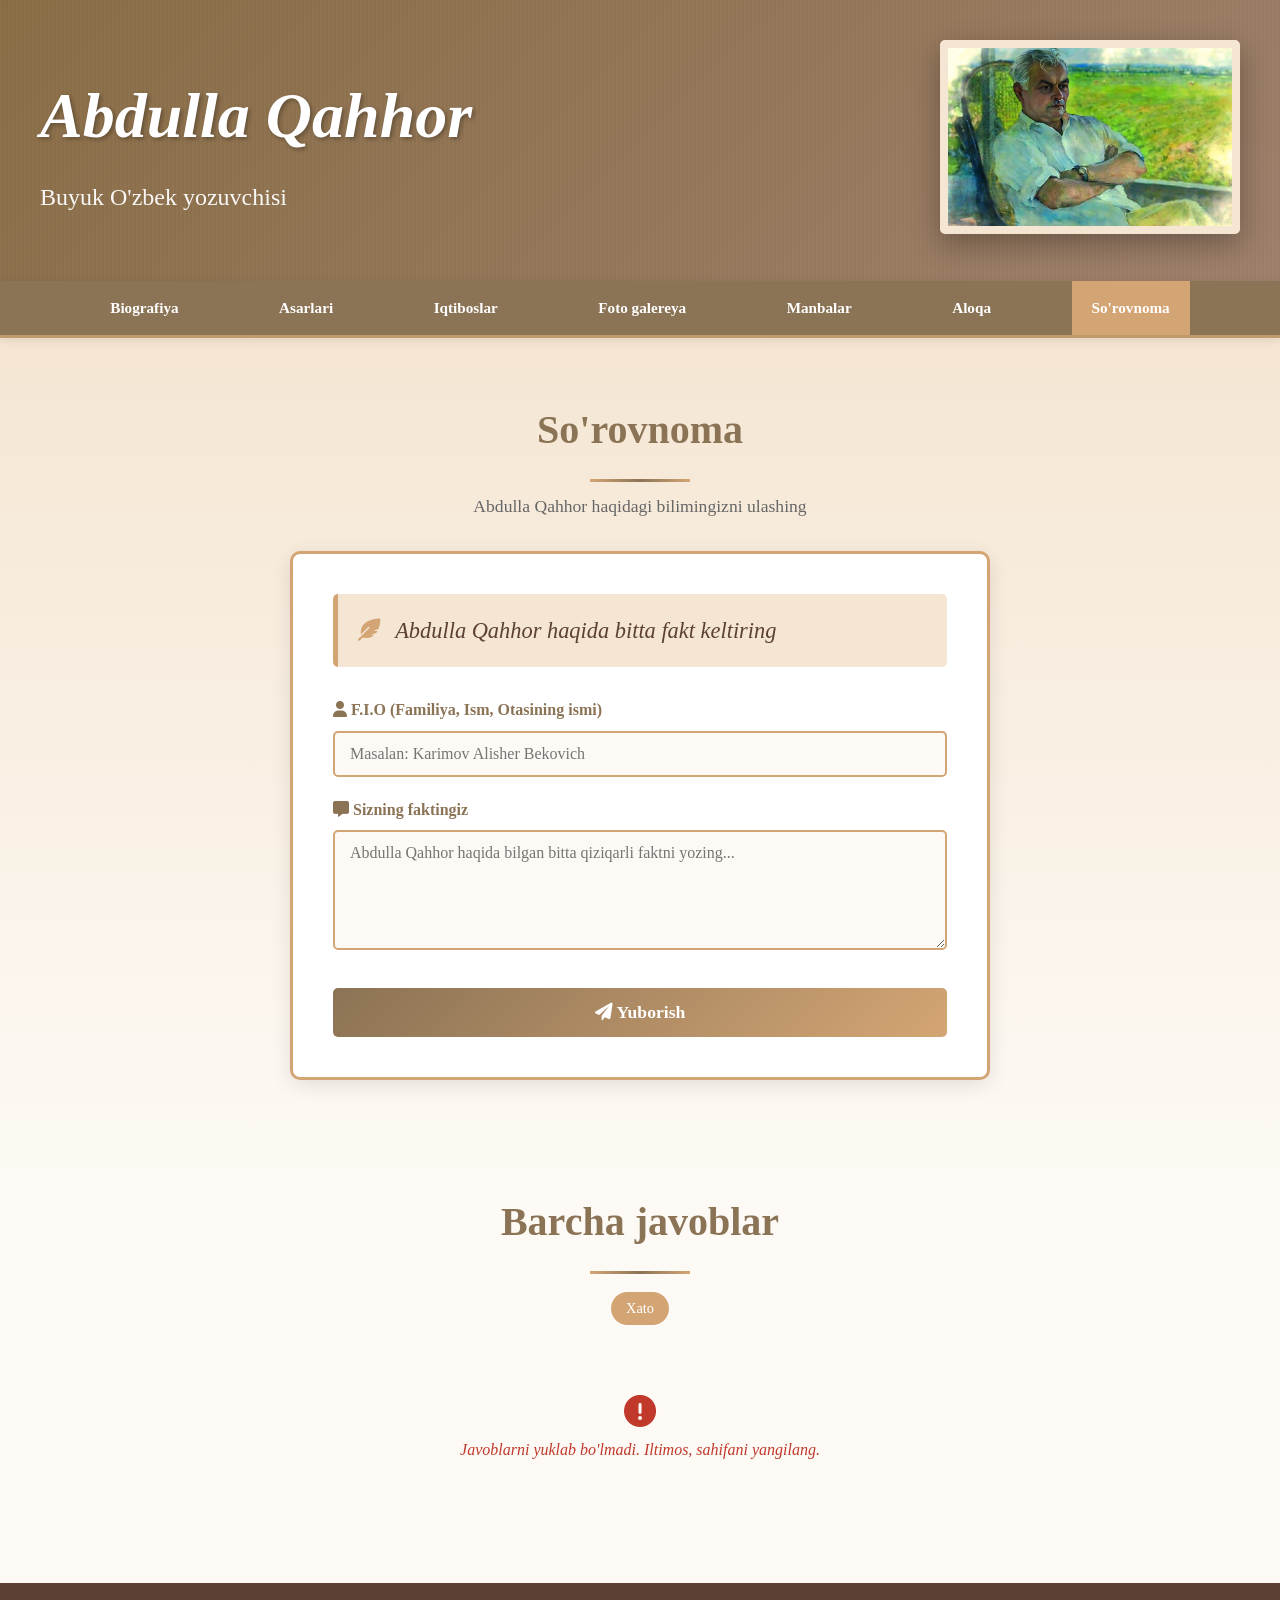
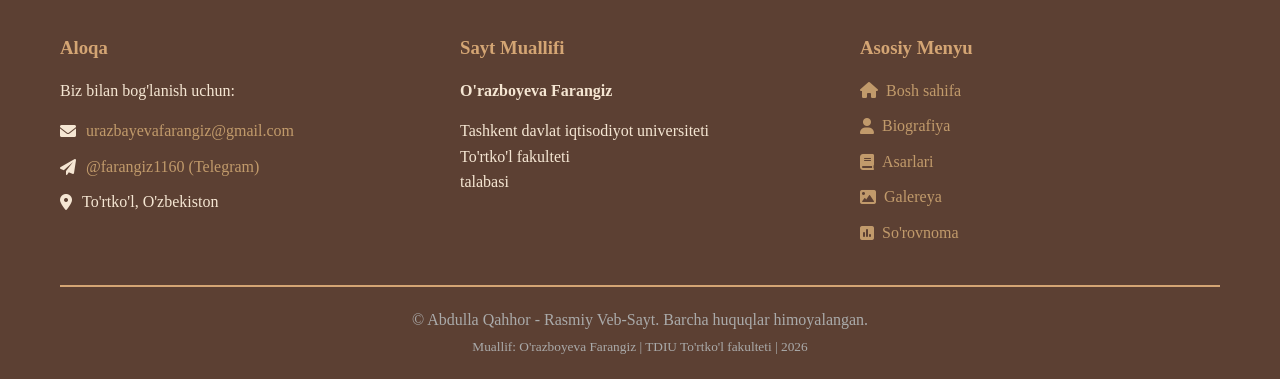
<file: sorovnoma.html>
<!DOCTYPE html>
<html lang="uz">
<head>
    <meta charset="UTF-8">
    <meta name="viewport" content="width=device-width, initial-scale=1.0">
    <title>So'rovnoma - Abdulla Qahhor</title>
    <link rel="stylesheet" href="css/style.css">
    <link rel="stylesheet" href="https://cdnjs.cloudflare.com/ajax/libs/font-awesome/6.0.0/css/all.min.css">
    <style>
        .survey-section {
            padding: 60px 0;
            background: linear-gradient(to bottom, var(--light-color), #FDFAF5);
        }

        .survey-card {
            background: white;
            border: 3px solid var(--secondary-color);
            border-radius: 10px;
            padding: 40px;
            max-width: 700px;
            margin: 0 auto 50px auto;
            box-shadow: 0 5px 20px rgba(0,0,0,0.1);
        }

        .survey-question {
            font-size: 1.4em;
            color: var(--dark-color);
            font-style: italic;
            margin-bottom: 30px;
            padding: 20px;
            background: var(--light-color);
            border-left: 5px solid var(--secondary-color);
            border-radius: 5px;
            line-height: 1.5;
        }

        .form-group {
            margin-bottom: 20px;
        }

        .form-group label {
            display: block;
            margin-bottom: 8px;
            font-weight: bold;
            color: var(--primary-color);
            font-size: 1em;
        }

        .form-group input,
        .form-group textarea {
            width: 100%;
            padding: 12px 15px;
            border: 2px solid var(--border-color);
            border-radius: 5px;
            font-family: 'Georgia', 'Garamond', serif;
            font-size: 1em;
            color: var(--text-color);
            background: #FDFAF5;
            transition: border-color 0.3s ease;
            box-sizing: border-box;
        }

        .form-group input:focus,
        .form-group textarea:focus {
            outline: none;
            border-color: var(--primary-color);
            background: white;
        }

        .form-group textarea {
            min-height: 120px;
            resize: vertical;
        }

        .form-submit-btn {
            width: 100%;
            padding: 14px;
            background: linear-gradient(135deg, var(--primary-color), var(--secondary-color));
            color: white;
            border: none;
            border-radius: 5px;
            font-size: 1.1em;
            font-weight: bold;
            cursor: pointer;
            font-family: 'Georgia', 'Garamond', serif;
            transition: all 0.3s ease;
            margin-top: 10px;
        }

        .form-submit-btn:hover:not(:disabled) {
            transform: translateY(-2px);
            box-shadow: 0 5px 15px rgba(0,0,0,0.2);
        }

        .form-submit-btn:disabled {
            opacity: 0.6;
            cursor: not-allowed;
        }

        .form-message {
            margin-top: 15px;
            padding: 12px 15px;
            border-radius: 5px;
            font-weight: bold;
            display: none;
        }

        .form-message.success {
            background: #d4edda;
            color: #155724;
            border: 1px solid #c3e6cb;
            display: block;
        }

        .form-message.error {
            background: #f8d7da;
            color: #721c24;
            border: 1px solid #f5c6cb;
            display: block;
        }

        /* ====== ANSWERS SECTION ====== */
        .answers-section {
            padding: 0 0 60px 0;
        }

        .answers-header {
            text-align: center;
            margin-bottom: 30px;
        }

        .answers-count {
            display: inline-block;
            background: var(--secondary-color);
            color: white;
            padding: 5px 15px;
            border-radius: 20px;
            font-size: 0.9em;
            margin-top: 8px;
        }

        .answers-list {
            max-width: 700px;
            margin: 0 auto;
        }

        .answer-card {
            background: white;
            border: 2px solid var(--border-color);
            border-radius: 8px;
            padding: 20px 25px;
            margin-bottom: 15px;
            box-shadow: 0 2px 8px rgba(0,0,0,0.06);
            animation: fadeInUp 0.4s ease;
        }

        @keyframes fadeInUp {
            from { opacity: 0; transform: translateY(15px); }
            to   { opacity: 1; transform: translateY(0); }
        }

        .answer-header {
            display: flex;
            justify-content: space-between;
            align-items: center;
            margin-bottom: 12px;
            flex-wrap: wrap;
            gap: 8px;
        }

        .answer-fio {
            font-weight: bold;
            color: var(--primary-color);
            font-size: 1.05em;
        }

        .answer-fio i {
            margin-right: 6px;
            color: var(--secondary-color);
        }

        .answer-date {
            font-size: 0.82em;
            color: #999;
        }

        .answer-text {
            color: var(--text-color);
            line-height: 1.6;
            border-left: 3px solid var(--secondary-color);
            padding-left: 15px;
            font-style: italic;
        }

        .answers-loading {
            text-align: center;
            padding: 40px;
            color: #999;
        }

        .answers-loading i {
            font-size: 2em;
            display: block;
            margin-bottom: 10px;
            animation: spin 1.2s linear infinite;
        }

        @keyframes spin {
            to { transform: rotate(360deg); }
        }

        .answers-empty {
            text-align: center;
            padding: 40px;
            color: #aaa;
            font-style: italic;
        }

        .config-warning {
            background: #fff3cd;
            border: 2px solid #ffc107;
            border-radius: 8px;
            padding: 20px;
            margin-bottom: 30px;
            max-width: 700px;
            margin-left: auto;
            margin-right: auto;
            text-align: center;
            display: none;
        }

        .config-warning h4 {
            color: #856404;
            margin-bottom: 8px;
        }

        .config-warning p {
            color: #856404;
            font-size: 0.9em;
        }
    </style>
</head>
<body>

    <!-- HEADER -->
    <header class="header">
        <div class="header-background"></div>
        <div class="header-content">
            <div class="header-text">
                <h1 class="header-title">Abdulla Qahhor</h1>
                <p class="header-subtitle">Buyuk O'zbek yozuvchisi</p>
            </div>
            <div class="header-image">
                <img src="images/photo_1_2026-03-27_19-48-18.jpg" alt="Abdulla Qahhor" class="header-img">
            </div>
        </div>
    </header>

    <!-- NAVIGATION -->
    <nav class="navbar">
        <div class="nav-container">
            <ul class="nav-menu">
                <li class="nav-item"><a href="index.html#biografiya" class="nav-link">Biografiya</a></li>
                <li class="nav-item"><a href="index.html#asarlari" class="nav-link">Asarlari</a></li>
                <li class="nav-item"><a href="index.html#iqtiboslar" class="nav-link">Iqtiboslar</a></li>
                <li class="nav-item"><a href="index.html#galereya" class="nav-link">Foto galereya</a></li>
                <li class="nav-item"><a href="index.html#manbalar" class="nav-link">Manbalar</a></li>
                <li class="nav-item"><a href="index.html#aloqa" class="nav-link">Aloqa</a></li>
                <li class="nav-item"><a href="sorovnoma.html" class="nav-link" style="background-color: var(--secondary-color); color: white;">So'rovnoma</a></li>
            </ul>
        </div>
    </nav>

    <!-- MAIN -->
    <main class="main-content">
        <section class="survey-section">
            <div class="container">
                <h2 class="section-title">So'rovnoma</h2>
                <p class="section-subtitle">Abdulla Qahhor haqidagi bilimingizni ulashing</p>

                <!-- Config warning — shown if SCRIPT_URL not set -->
                <div class="config-warning" id="configWarning">
                    <h4><i class="fas fa-exclamation-triangle"></i> Sozlash kerak</h4>
                    <p>Google Apps Script URL hali ulanmagan. <strong>SOZLASH.md</strong> faylidagi yo'riqnomani bajaring.</p>
                </div>

                <!-- FORM -->
                <div class="survey-card">
                    <div class="survey-question">
                        <i class="fas fa-feather-alt" style="color: var(--secondary-color); margin-right: 10px;"></i>
                        Abdulla Qahhor haqida bitta fakt keltiring
                    </div>

                    <form id="surveyForm">
                        <div class="form-group">
                            <label for="fio">
                                <i class="fas fa-user"></i> F.I.O (Familiya, Ism, Otasining ismi)
                            </label>
                            <input
                                type="text"
                                id="fio"
                                name="fio"
                                placeholder="Masalan: Karimov Alisher Bekovich"
                                required
                                maxlength="150"
                            >
                        </div>

                        <div class="form-group">
                            <label for="javob">
                                <i class="fas fa-comment-alt"></i> Sizning faktingiz
                            </label>
                            <textarea
                                id="javob"
                                name="javob"
                                placeholder="Abdulla Qahhor haqida bilgan bitta qiziqarli faktni yozing..."
                                required
                                maxlength="1000"
                            ></textarea>
                        </div>

                        <button type="submit" class="form-submit-btn" id="submitBtn">
                            <i class="fas fa-paper-plane"></i> Yuborish
                        </button>

                        <div class="form-message" id="formMessage"></div>
                    </form>
                </div>
            </div>
        </section>

        <!-- ANSWERS -->
        <section class="answers-section">
            <div class="container">
                <div class="answers-header">
                    <h2 class="section-title">Barcha javoblar</h2>
                    <span class="answers-count" id="answersCount">Yuklanmoqda...</span>
                </div>

                <div class="answers-list" id="answersList">
                    <div class="answers-loading">
                        <i class="fas fa-spinner"></i>
                        Javoblar yuklanmoqda...
                    </div>
                </div>

                <div style="text-align: center; margin-top: 20px;">
                    <button id="loadMoreBtn" class="form-submit-btn" style="display:none; width:auto; padding: 12px 40px;">
                        <i class="fas fa-chevron-down"></i> Ko'proq ko'rish
                    </button>
                </div>
            </div>
        </section>
    </main>

    <!-- FOOTER -->
    <footer id="aloqa" class="footer">
        <div class="container">
            <div class="footer-content">
                <div class="footer-section">
                    <h3>Aloqa</h3>
                    <p>Biz bilan bog'lanish uchun:</p>
                    <ul class="contact-list">
                        <li><i class="fas fa-envelope"></i> <a href="mailto:urazbayevafarangiz@gmail.com">urazbayevafarangiz@gmail.com</a></li>
                        <li><i class="fas fa-paper-plane"></i> <a href="https://t.me/farangiz1160" target="_blank">@farangiz1160 (Telegram)</a></li>
                        <li><i class="fas fa-map-marker-alt"></i> To'rtko'l, O'zbekiston</li>
                    </ul>
                </div>
                <div class="footer-section">
                    <h3>Sayt Muallifi</h3>
                    <p><strong>O'razboyeva Farangiz</strong></p>
                    <p>Tashkent davlat iqtisodiyot universiteti<br>To'rtko'l fakulteti<br>talabasi</p>
                </div>
                <div class="footer-section">
                    <h3>Asosiy Menyu</h3>
                    <ul class="footer-menu">
                        <li><a href="index.html"><i class="fas fa-home"></i> Bosh sahifa</a></li>
                        <li><a href="index.html#biografiya"><i class="fas fa-user"></i> Biografiya</a></li>
                        <li><a href="index.html#asarlari"><i class="fas fa-book"></i> Asarlari</a></li>
                        <li><a href="index.html#galereya"><i class="fas fa-image"></i> Galereya</a></li>
                        <li><a href="sorovnoma.html"><i class="fas fa-poll"></i> So'rovnoma</a></li>
                    </ul>
                </div>
            </div>
            <div class="footer-bottom">
                <p>&copy; Abdulla Qahhor - Rasmiy Veb-Sayt. Barcha huquqlar himoyalangan.<br>
                <small>Muallif: O'razboyeva Farangiz | TDIU To'rtko'l fakulteti | 2026</small></p>
            </div>
        </div>
    </footer>

    <script>
        // =====================================================
        // BU YERGA O'Z APPS SCRIPT URL-INGIZNI QO'YING
        // Quyidagi bo'sh qatorni to'ldiring. Masalan:
        // const SCRIPT_URL = 'https://script.google.com/macros/s/ABC123.../exec';
        // =====================================================
        const SCRIPT_URL = 'https://script.google.com/macros/s/AKfycbxCQSi4MAoXWyRC3bRoFkyUhsJGg2h4MhZNWOZrSX6TO_rH0NhohXgPSbpqOxZp5HIP/exec';

        // =====================================================

        function formatDate(dateStr) {
            const d = new Date(dateStr);
            if (isNaN(d)) return '';
            return d.toLocaleDateString('uz-UZ', {
                year: 'numeric', month: 'long', day: 'numeric',
                hour: '2-digit', minute: '2-digit'
            });
        }

        const PAGE_SIZE = 10;
        let allAnswers = [];
        let shownCount = 0;

        function answerCardHtml(a) {
            return `
                <div class="answer-card">
                    <div class="answer-header">
                        <span class="answer-fio"><i class="fas fa-user-circle"></i>${escapeHtml(a.fio)}</span>
                        <span class="answer-date"><i class="fas fa-clock"></i> ${formatDate(a.sana)}</span>
                    </div>
                    <div class="answer-text">${escapeHtml(a.javob)}</div>
                </div>`;
        }

        function renderAnswers(answers) {
            const list  = document.getElementById('answersList');
            const count = document.getElementById('answersCount');
            const btn   = document.getElementById('loadMoreBtn');

            allAnswers = answers || [];
            shownCount = 0;

            if (allAnswers.length === 0) {
                count.textContent = '0 ta javob';
                list.innerHTML = '<div class="answers-empty"><i class="fas fa-inbox" style="font-size:2em; display:block; margin-bottom:10px;"></i>Hali hech kim javob yozmagan. Birinchi bo\'ling!</div>';
                btn.style.display = 'none';
                return;
            }

            count.textContent = allAnswers.length + ' ta javob';
            list.innerHTML = '';
            showMore();
        }

        function showMore() {
            const list = document.getElementById('answersList');
            const btn  = document.getElementById('loadMoreBtn');
            const next = allAnswers.slice(shownCount, shownCount + PAGE_SIZE);

            next.forEach(a => {
                list.insertAdjacentHTML('beforeend', answerCardHtml(a));
            });
            shownCount += next.length;

            btn.style.display = shownCount < allAnswers.length ? 'inline-block' : 'none';
        }

        function escapeHtml(str) {
            return String(str)
                .replace(/&/g, '&amp;')
                .replace(/</g, '&lt;')
                .replace(/>/g, '&gt;')
                .replace(/"/g, '&quot;');
        }

        async function loadAnswers() {
            if (!SCRIPT_URL) {
                document.getElementById('configWarning').style.display = 'block';
                document.getElementById('answersCount').textContent = 'URL sozlanmagan';
                document.getElementById('answersList').innerHTML =
                    '<div class="answers-empty">Apps Script URL sozlanmagan.</div>';
                return;
            }
            try {
                const res = await fetch(SCRIPT_URL + '?action=get');
                if (!res.ok) throw new Error('Serverdan xato');
                const data = await res.json();
                renderAnswers(data);
            } catch (e) {
                document.getElementById('answersCount').textContent = 'Xato';
                document.getElementById('answersList').innerHTML =
                    '<div class="answers-empty" style="color:#c0392b;"><i class="fas fa-exclamation-circle" style="font-size:2em; display:block; margin-bottom:10px;"></i>Javoblarni yuklab bo\'lmadi. Iltimos, sahifani yangilang.</div>';
            }
        }

        document.getElementById('surveyForm').addEventListener('submit', async function(e) {
            e.preventDefault();

            const fio    = document.getElementById('fio').value.trim();
            const javob  = document.getElementById('javob').value.trim();
            const btn    = document.getElementById('submitBtn');
            const msg    = document.getElementById('formMessage');

            msg.className = 'form-message';
            msg.style.display = 'none';

            if (!SCRIPT_URL) {
                msg.textContent = 'Apps Script URL sozlanmagan. Iltimos, SOZLASH.md faylini o\'qing.';
                msg.className = 'form-message error';
                return;
            }

            btn.disabled = true;
            btn.innerHTML = '<i class="fas fa-spinner fa-spin"></i> Yuborilmoqda...';

            const params = new URLSearchParams();
            params.append('action', 'post');
            params.append('fio', fio);
            params.append('javob', javob);

            try {
                await fetch(SCRIPT_URL, {
                    method: 'POST',
                    mode: 'no-cors',
                    body: params
                });

                msg.textContent = 'Rahmat! Javobingiz muvaffaqiyatli yuborildi.';
                msg.className = 'form-message success';
                this.reset();

                // 2 soniyadan so'ng javoblar ro'yxatini yangilash
                setTimeout(loadAnswers, 2000);
            } catch (err) {
                msg.textContent = 'Xato yuz berdi. Internetni tekshiring va qayta urinib ko\'ring.';
                msg.className = 'form-message error';
            } finally {
                btn.disabled = false;
                btn.innerHTML = '<i class="fas fa-paper-plane"></i> Yuborish';
            }
        });

        async function pollAnswers() {
            if (!SCRIPT_URL) return;
            try {
                const res = await fetch(SCRIPT_URL + '?action=get');
                if (!res.ok) return;
                const data = await res.json();
                const newCount = data.length - allAnswers.length;
                if (newCount > 0) {
                    const list = document.getElementById('answersList');
                    for (let i = newCount - 1; i >= 0; i--) {
                        list.insertAdjacentHTML('afterbegin', answerCardHtml(data[i]));
                    }
                    allAnswers = data;
                    shownCount += newCount;
                    document.getElementById('answersCount').textContent = allAnswers.length + ' ta javob';
                }
            } catch (e) { /* polling xatosi — foydalanuvchiga ko'rsatmaymiz */ }
        }

        document.getElementById('loadMoreBtn').addEventListener('click', showMore);

        // Sahifa ochilganda javoblarni yukla, keyin har 30 sekundda yangilash
        loadAnswers();
        setInterval(pollAnswers, 30000);
    </script>
</body>
</html>
</file>
<file: css/style.css>
/* ==================== GENERAL STYLES ==================== */
* {
    margin: 0;
    padding: 0;
    box-sizing: border-box;
}

:root {
    --primary-color: #8B7355;
    --secondary-color: #D4A574;
    --accent-color: #C19A6B;
    --dark-color: #5C4033;
    --light-color: #F5E6D3;
    --text-color: #333;
    --border-color: #D4A574;
}

html {
    scroll-behavior: smooth;
}

body {
    font-family: 'Georgia', 'Garamond', serif;
    line-height: 1.6;
    color: var(--text-color);
    background-color: #FDFAF5;
}

.container {
    max-width: 1200px;
    margin: 0 auto;
    padding: 0 20px;
}

/* ==================== HEADER ==================== */
.header {
    background: linear-gradient(135deg, #8B6F47 0%, #A0826D 100%);
    color: white;
    padding: 40px 20px;
    position: relative;
    overflow: hidden;
}

.header-background {
    position: absolute;
    top: 0;
    left: 0;
    right: 0;
    bottom: 0;
    background-image: 
        repeating-linear-gradient(
            90deg,
            transparent,
            transparent 2px,
            rgba(0,0,0,.03) 2px,
            rgba(0,0,0,.03) 4px
        );
    z-index: 0;
}

.header-content {
    display: flex;
    align-items: center;
    justify-content: space-between;
    max-width: 1200px;
    margin: 0 auto;
    position: relative;
    z-index: 1;
}

.header-text {
    flex: 1;
    animation: slideInLeft 1s ease;
}

.header-title {
    font-size: 4em;
    font-weight: bold;
    margin-bottom: 10px;
    text-shadow: 2px 2px 4px rgba(0,0,0,0.3);
    font-style: italic;
}

.header-subtitle {
    font-size: 1.5em;
    font-weight: normal;
    opacity: 0.95;
}

.header-image {
    flex: 0 0 300px;
    margin-left: 40px;
}

.header-img {
    width: 100%;
    max-width: 300px;
    height: auto;
    border: 8px solid var(--light-color);
    border-radius: 5px;
    box-shadow: 0 10px 30px rgba(0,0,0,0.3);
}

@media (max-width: 768px) {
    .header-content {
        flex-direction: column;
        text-align: center;
    }
    .header-title {
        font-size: 2.5em;
    }
    .header-image {
        margin-left: 0;
        margin-top: 20px;
    }
}

/* ==================== NAVIGATION ==================== */
.navbar {
    background-color: var(--primary-color);
    border-bottom: 3px solid var(--accent-color);
    position: sticky;
    top: 0;
    z-index: 100;
    box-shadow: 0 2px 10px rgba(0,0,0,0.1);
}

.nav-container {
    max-width: 1200px;
    margin: 0 auto;
    padding: 0 20px;
}

.nav-menu {
    list-style: none;
    display: flex;
    justify-content: space-around;
    flex-wrap: wrap;
}

.nav-item {
    margin: 0;
}

.nav-link {
    display: block;
    padding: 15px 20px;
    color: white;
    text-decoration: none;
    font-weight: bold;
    transition: all 0.3s ease;
    font-size: 0.95em;
}

.nav-link:hover {
    background-color: var(--secondary-color);
    color: var(--dark-color);
    transform: translateY(-2px);
}

/* ==================== WELCOME SECTION ==================== */
.welcome-section {
    background: linear-gradient(to bottom, var(--light-color), white);
    padding: 40px 20px;
    border-bottom: 2px dashed var(--border-color);
}

.welcome-box {
    background: white;
    border: 3px solid var(--secondary-color);
    border-radius: 8px;
    padding: 40px;
    text-align: center;
    max-width: 600px;
    margin: 0 auto;
    box-shadow: 0 5px 15px rgba(0,0,0,0.1);
}

.welcome-box h2 {
    color: var(--primary-color);
    font-size: 2em;
    margin-bottom: 20px;
}

.welcome-box p {
    font-size: 1.1em;
    margin-bottom: 20px;
    color: var(--text-color);
}

/* ==================== BUTTONS ==================== */
.btn-primary, .btn-secondary, .btn-audio {
    display: inline-block;
    padding: 12px 30px;
    background-color: var(--secondary-color);
    color: white;
    text-decoration: none;
    border: none;
    border-radius: 5px;
    cursor: pointer;
    font-weight: bold;
    transition: all 0.3s ease;
    font-size: 1em;
}

.btn-primary:hover, .btn-secondary:hover, .btn-audio:hover {
    background-color: var(--primary-color);
    transform: translateY(-3px);
    box-shadow: 0 5px 15px rgba(0,0,0,0.2);
}

.btn-secondary {
    background-color: var(--accent-color);
}

/* ==================== SECTIONS ==================== */
.section-title {
    font-size: 2.5em;
    color: var(--primary-color);
    text-align: center;
    margin-bottom: 10px;
    position: relative;
    padding-bottom: 20px;
}

.section-title::after {
    content: '';
    position: absolute;
    bottom: 0;
    left: 50%;
    transform: translateX(-50%);
    width: 100px;
    height: 3px;
    background: linear-gradient(to right, var(--secondary-color), var(--primary-color), var(--secondary-color));
}

.section-subtitle {
    text-align: center;
    color: #666;
    margin-bottom: 30px;
    font-size: 1.1em;
}

main {
    background: #FDFAF5;
}

/* ==================== WORKS SECTION ==================== */
.works-section {
    padding: 60px 20px;
    background: linear-gradient(to bottom, white, var(--light-color));
}

.works-grid {
    display: grid;
    grid-template-columns: repeat(auto-fit, minmax(250px, 1fr));
    gap: 30px;
    margin-top: 40px;
}

.work-item {
    background: white;
    border: 2px solid var(--border-color);
    border-radius: 8px;
    overflow: hidden;
    transition: all 0.3s ease;
    text-align: center;
    box-shadow: 0 3px 10px rgba(0,0,0,0.1);
    display: flex;
    flex-direction: column;
}

.work-item:hover {
    transform: translateY(-10px);
    box-shadow: 0 10px 25px rgba(0,0,0,0.15);
}

.work-image {
    background: var(--light-color);
    height: 300px;
    display: flex;
    align-items: center;
    justify-content: center;
    overflow: hidden;
}

.work-img {
    width: 100%;
    height: 100%;
    object-fit: cover;
}

.work-item h3 {
    color: var(--primary-color);
    padding: 20px 15px 10px;
    font-size: 1.5em;
}

.work-year {
    color: #888;
    padding: 0 15px 10px;
    font-size: 0.95em;
    font-style: italic;
}

.work-desc {
    color: #666;
    padding: 0 15px 15px;
    font-size: 0.9em;
    line-height: 1.4;
    min-height: 30px;
    display: flex;
    align-items: center;
    justify-content: center;
}

/* ==================== BIOGRAPHY SECTION ==================== */
.biography-section {
    padding: 60px 20px;
    background: white;
}

.bio-content {
    display: grid;
    grid-template-columns: 1fr 1fr;
    gap: 40px;
    margin-top: 30px;
}

.bio-left h2 {
    color: var(--primary-color);
    font-size: 2em;
    margin-bottom: 20px;
}

.bio-left p {
    font-size: 1.05em;
    line-height: 1.8;
    color: #555;
    margin-bottom: 15px;
    text-align: justify;
}

.bio-right {
    background: linear-gradient(135deg, var(--light-color), white);
    padding: 30px;
    border-left: 4px solid var(--secondary-color);
}

.timeline-brief h3 {
    color: var(--primary-color);
    margin-bottom: 20px;
}

.timeline-list {
    list-style: none;
}

.timeline-list li {
    padding: 12px 0;
    padding-left: 20px;
    border-left: 3px solid var(--accent-color);
    margin-left: 10px;
    position: relative;
}

.timeline-list li::before {
    content: '●';
    position: absolute;
    left: -10px;
    color: var(--secondary-color);
    font-size: 1.2em;
}

@media (max-width: 768px) {
    .bio-content {
        grid-template-columns: 1fr;
    }
}

/* ==================== QUOTES SECTION ==================== */
.quotes-section {
    padding: 60px 20px;
    background: linear-gradient(135deg, var(--light-color), white);
}

.quotes-carousel {
    background: white;
    border: 3px dashed var(--secondary-color);
    border-radius: 8px;
    padding: 40px;
    max-width: 900px;
    margin: 40px auto;
    position: relative;
    text-align: center;
}

.quote-text {
    font-size: 1.8em;
    color: var(--primary-color);
    margin-bottom: 20px;
    font-style: italic;
    line-height: 1.6;
}

.quote-author {
    color: #888;
    font-size: 1.1em;
    display: block;
}

.quote-nav {
    background: var(--secondary-color);
    border: none;
    color: white;
    width: 40px;
    height: 40px;
    border-radius: 50%;
    cursor: pointer;
    font-size: 1.2em;
    transition: all 0.3s ease;
    position: absolute;
    top: 50%;
    transform: translateY(-50%);
}

.quote-prev {
    left: 20px;
}

.quote-next {
    right: 20px;
}

.quote-nav:hover {
    background: var(--primary-color);
    transform: translateY(-50%) scale(1.1);
}

/* ==================== GALLERY SECTION ==================== */
.gallery-section {
    padding: 60px 20px;
    background: white;
}

.gallery-grid {
    display: grid;
    grid-template-columns: repeat(auto-fit, minmax(250px, 1fr));
    gap: 20px;
    margin-top: 40px;
}

.gallery-item {
    position: relative;
    overflow: hidden;
    border: 2px solid var(--border-color);
    border-radius: 8px;
    aspect-ratio: 1;
    background: var(--light-color);
}

.gallery-img {
    width: 100%;
    height: 100%;
    object-fit: cover;
    transition: transform 0.3s ease;
}

.gallery-item:hover .gallery-img {
    transform: scale(1.1);
}

.gallery-overlay {
    position: absolute;
    bottom: 0;
    left: 0;
    right: 0;
    background: rgba(0, 0, 0, 0.7);
    color: white;
    padding: 20px;
    transform: translateY(100%);
    transition: transform 0.3s ease;
}

.gallery-item:hover .gallery-overlay {
    transform: translateY(0);
}

.gallery-overlay h3 {
    font-size: 1.2em;
}

/* ==================== VIDEO SECTION ==================== */
.video-section {
    padding: 60px 20px;
    background: linear-gradient(to bottom, var(--light-color), white);
}

.video-grid {
    display: grid;
    grid-template-columns: repeat(auto-fit, minmax(300px, 1fr));
    gap: 30px;
    margin-top: 40px;
}

.video-placeholder {
    background: linear-gradient(135deg, var(--secondary-color), var(--accent-color));
    aspect-ratio: 16/9;
    display: flex;
    flex-direction: column;
    align-items: center;
    justify-content: center;
    border-radius: 8px;
    color: white;
    cursor: pointer;
    transition: all 0.3s ease;
    border: 2px solid var(--primary-color);
}

.video-placeholder:hover {
    transform: scale(1.05);
    box-shadow: 0 10px 30px rgba(0,0,0,0.2);
}

.video-placeholder i {
    font-size: 3em;
    margin-bottom: 10px;
}

.video-placeholder p {
    font-size: 1.2em;
}

/* ==================== TEST SECTION ==================== */
.test-section {
    padding: 60px 20px;
    background: white;
}

.test-content {
    max-width: 700px;
    margin: 40px auto;
    background: var(--light-color);
    padding: 30px;
    border-radius: 8px;
    border: 2px solid var(--secondary-color);
}

.test-question {
    margin-bottom: 30px;
}

.test-question p {
    font-size: 1.1em;
    margin-bottom: 15px;
    color: var(--primary-color);
}

.test-options {
    display: flex;
    flex-direction: column;
    gap: 10px;
}

.test-options label {
    display: flex;
    align-items: center;
    padding: 10px;
    background: white;
    border-radius: 5px;
    cursor: pointer;
    transition: all 0.3s ease;
}

.test-options label:hover {
    background: var(--secondary-color);
    color: white;
}

.test-options input[type="radio"] {
    margin-right: 10px;
    width: 18px;
    height: 18px;
    cursor: pointer;
}

/* ==================== RESOURCES SECTION ==================== */
.resources-section {
    padding: 60px 20px;
    background: linear-gradient(to bottom, white, var(--light-color));
}

.resources-grid {
    display: grid;
    grid-template-columns: repeat(auto-fit, minmax(250px, 1fr));
    gap: 30px;
    margin-top: 40px;
}

.resource-item {
    background: white;
    padding: 30px;
    border: 2px solid var(--border-color);
    border-radius: 8px;
    text-align: center;
    transition: all 0.3s ease;
}

.resource-item:hover {
    transform: translateY(-5px);
    box-shadow: 0 10px 25px rgba(0,0,0,0.1);
}

.resource-item i {
    font-size: 2.5em;
    color: var(--secondary-color);
    margin-bottom: 15px;
}

.resource-item h3 {
    color: var(--primary-color);
    margin-bottom: 10px;
}

.resource-item p {
    color: #666;
}

.resource-list {
    list-style: none;
    margin-top: 15px;
    text-align: left;
}

.resource-list li {
    padding: 8px 0;
    border-bottom: 1px solid #f0f0f0;
}

.resource-list li:last-child {
    border-bottom: none;
}

.resource-list a {
    color: var(--primary-color);
    text-decoration: none;
    transition: color 0.3s;
}

.resource-list a:hover {
    color: var(--secondary-color);
    text-decoration: underline;
}

/* ==================== AUDIO SECTION ==================== */
.audio-section {
    padding: 60px 20px;
    background: white;
}

.audio-content {
    display: flex;
    justify-content: center;
    margin-top: 40px;
}

.audio-item {
    background: linear-gradient(135deg, var(--light-color), white);
    border: 3px solid var(--secondary-color);
    border-radius: 12px;
    padding: 40px;
    text-align: center;
    max-width: 500px;
}

.audio-icon {
    font-size: 3em;
    color: var(--primary-color);
    margin-bottom: 20px;
}

.audio-item h3 {
    color: var(--primary-color);
    font-size: 1.5em;
    margin-bottom: 10px;
}

.audio-item p {
    color: #666;
    margin-bottom: 20px;
}

/* ==================== MAP SECTION ==================== */
.map-section {
    padding: 60px 20px;
    background: linear-gradient(to bottom, var(--light-color), white);
}

.map-container {
    margin-top: 40px;
}

.map-placeholder {
    background: linear-gradient(135deg, #E8DCC4, #D4C5B0);
    border: 3px solid var(--secondary-color);
    border-radius: 8px;
    height: 400px;
    display: flex;
    flex-direction: column;
    align-items: center;
    justify-content: center;
    color: var(--primary-color);
    font-size: 1.2em;
}

.map-placeholder i {
    font-size: 3em;
    margin-bottom: 15px;
}

/* ==================== FOOTER ==================== */
.footer {
    background-color: var(--dark-color);
    color: var(--light-color);
    padding: 50px 20px 20px;
}

.footer-content {
    display: grid;
    grid-template-columns: repeat(auto-fit, minmax(250px, 1fr));
    gap: 40px;
    margin-bottom: 30px;
}

.footer-section h3 {
    color: var(--secondary-color);
    margin-bottom: 15px;
}

.footer-section p {
    margin-bottom: 15px;
}

.contact-list {
    list-style: none;
}

.contact-list li {
    margin-bottom: 10px;
    display: flex;
    align-items: center;
    gap: 10px;
}

.contact-list a {
    color: var(--accent-color);
    text-decoration: none;
    transition: color 0.3s ease;
}

.contact-list a:hover {
    color: white;
}

.social-links {
    display: flex;
    gap: 15px;
}

.social-link {
    display: inline-flex;
    align-items: center;
    justify-content: center;
    width: 40px;
    height: 40px;
    background-color: var(--secondary-color);
    color: white;
    border-radius: 50%;
    transition: all 0.3s ease;
    font-size: 1.1em;
}

.social-link:hover {
    background-color: var(--accent-color);
    transform: translateY(-3px);
}

.footer-menu {
    list-style: none;
}

.footer-menu li {
    margin-bottom: 10px;
}

.footer-menu a {
    color: var(--accent-color);
    text-decoration: none;
    transition: color 0.3s ease;
    display: flex;
    align-items: center;
    gap: 8px;
}

.footer-menu a:hover {
    color: white;
}

.footer-bottom {
    border-top: 2px solid var(--secondary-color);
    padding-top: 20px;
    text-align: center;
    color: #AAA;
}

/* ==================== CAROUSEL STYLES ==================== */
.welcome-carousel {
    position: relative;
}

.carousel-item {
    display: none;
    animation: fadeIn 0.5s ease-in;
}

.carousel-item.active {
    display: block;
}

.carousel-nav {
    position: absolute;
    top: 50%;
    background-color: var(--secondary-color);
    color: white;
    border: none;
    padding: 12px 16px;
    font-size: 1.3em;
    cursor: pointer;
    border-radius: 5px;
    transition: all 0.3s ease;
    z-index: 10;
}

.carousel-prev {
    left: 20px;
}

.carousel-next {
    right: 20px;
}

.carousel-nav:hover {
    background-color: var(--primary-color);
    transform: scale(1.1);
}

.carousel-dots {
    text-align: center;
    padding-top: 20px;
}

.dot {
    height: 12px;
    width: 12px;
    margin: 0 5px;
    background-color: #D4A574;
    border-radius: 50%;
    display: inline-block;
    cursor: pointer;
    transition: background-color 0.3s ease;
}

.dot:hover {
    background-color: #8B7355;
}

/* ==================== WORK MODAL ==================== */
.work-modal {
    position: fixed;
    top: 0;
    left: 0;
    right: 0;
    bottom: 0;
    background: rgba(0, 0, 0, 0.8);
    display: flex;
    align-items: center;
    justify-content: center;
    z-index: 1000;
    overflow-y: auto;
}

.work-modal-content {
    background: white;
    padding: 40px;
    border-radius: 8px;
    max-width: 900px;
    width: 92%;
    position: relative;
    animation: slideUp 0.3s ease;
}

.work-modal .close {
    position: absolute;
    right: 20px;
    top: 20px;
    font-size: 2em;
    cursor: pointer;
    color: var(--primary-color);
    transition: color 0.3s ease;
}

.work-modal .close:hover {
    color: red;
}

.work-modal h2 {
    color: var(--primary-color);
    margin-bottom: 15px;
}

.work-meta {
    color: #666;
    margin-bottom: 20px;
    font-size: 0.95em;
}

.work-description {
    line-height: 1.8;
    color: #333;
    margin-bottom: 25px;
    max-height: 65vh;
    overflow-y: auto;
    text-align: justify;
    white-space: pre-wrap;
}

/* ==================== RESOURCE MODAL ==================== */
.resource-modal {
    position: fixed;
    top: 0;
    left: 0;
    right: 0;
    bottom: 0;
    background: rgba(0, 0, 0, 0.8);
    display: flex;
    align-items: center;
    justify-content: center;
    z-index: 1000;
}

.resource-modal-content {
    background: white;
    padding: 40px;
    border-radius: 8px;
    max-width: 500px;
    width: 90%;
    position: relative;
    animation: slideUp 0.3s ease;
    max-height: 80vh;
    overflow-y: auto;
}

.resource-modal .close {
    position: absolute;
    right: 20px;
    top: 20px;
    font-size: 2em;
    cursor: pointer;
    color: var(--primary-color);
}

.resource-modal h2 {
    color: var(--primary-color);
    margin-bottom: 20px;
}

.resource-modal ul {
    list-style-position: inside;
    line-height: 2;
    color: #333;
}

.resource-modal li {
    margin-bottom: 10px;
    padding-left: 10px;
}

/* ==================== AUDIO MODAL ==================== */
.audio-modal {
    position: fixed;
    top: 0;
    left: 0;
    right: 0;
    bottom: 0;
    background: rgba(0, 0, 0, 0.8);
    display: flex;
    align-items: center;
    justify-content: center;
    z-index: 1000;
}

.audio-modal-content {
    background: white;
    padding: 40px;
    border-radius: 8px;
    max-width: 500px;
    width: 90%;
    position: relative;
    animation: slideUp 0.3s ease;
}

.audio-modal .close {
    position: absolute;
    right: 20px;
    top: 20px;
    font-size: 2em;
    cursor: pointer;
    color: var(--primary-color);
}

.audio-modal h2 {
    color: var(--primary-color);
    margin-bottom: 20px;
}

/* ==================== BUTTON STYLES ==================== */
.btn-read {
    background-color: var(--secondary-color);
    color: white;
    border: none;
    padding: 8px 15px;
    border-radius: 5px;
    cursor: pointer;
    font-size: 0.9em;
    transition: all 0.3s ease;
    margin-top: auto;
    margin-bottom: 20px;
    align-self: center;
}

.btn-read:hover {
    background-color: var(--primary-color);
    transform: scale(1.05);
}

.btn-resource {
    background-color: var(--secondary-color);
    color: white;
    border: none;
    padding: 10px 20px;
    border-radius: 5px;
    cursor: pointer;
    text-decoration: none;
    display: inline-block;
    transition: all 0.3s ease;
    margin-top: 15px;
}

.btn-resource:hover {
    background-color: var(--primary-color);
}

.btn-audio {
    background-color: var(--secondary-color);
    color: white;
    border: none;
    padding: 12px 24px;
    border-radius: 5px;
    cursor: pointer;
    font-size: 1em;
    margin: 8px;
    transition: all 0.3s ease;
}

.btn-audio:hover {
    background-color: var(--primary-color);
    transform: scale(1.05);
}

.audio-btn {
    background-color: var(--secondary-color);
    color: white;
    border: none;
    padding: 12px 20px;
    border-radius: 5px;
    cursor: pointer;
    font-size: 1em;
    margin: 8px;
    transition: all 0.3s ease;
    display: block;
    width: 100%;
    text-align: left;
}

.audio-btn:hover {
    background-color: var(--primary-color);
}

.audio-player {
    margin-top: 20px;
}

.test-submit {
    width: 100%;
    padding: 12px;
    font-size: 1.1em;
    margin-top: 20px;
}

.map-info {
    margin-top: 30px;
    padding: 20px;
    background: var(--light-color);
    border-radius: 8px;
    border: 2px solid var(--border-color);
}

.map-info h3 {
    color: var(--primary-color);
    margin-bottom: 10px;
}

/* ==================== ANIMATIONS ==================== */
@keyframes slideUp {
    from {
        opacity: 0;
        transform: translateY(30px);
    }
    to {
        opacity: 1;
        transform: translateY(0);
    }
}

/* ==================== RESPONSIVE ==================== */
@media (max-width: 768px) {
    .header-content {
        flex-direction: column;
        text-align: center;
    }

    .header-title {
        font-size: 2.5em;
    }

    .header-image {
        margin-left: 0;
        margin-top: 20px;
    }

    .nav-menu {
        justify-content: flex-start;
        overflow-x: auto;
    }

    .section-title {
        font-size: 1.8em;
    }

    .quote-nav {
        display: none;
    }

    .works-grid,
    .gallery-grid,
    .video-grid,
    .resources-grid {
        grid-template-columns: 1fr;
    }
}

@media (max-width: 480px) {
    .header-title {
        font-size: 1.8em;
    }

    .welcome-box {
        padding: 20px;
    }

    .section-title {
        font-size: 1.5em;
    }
}
</file>
